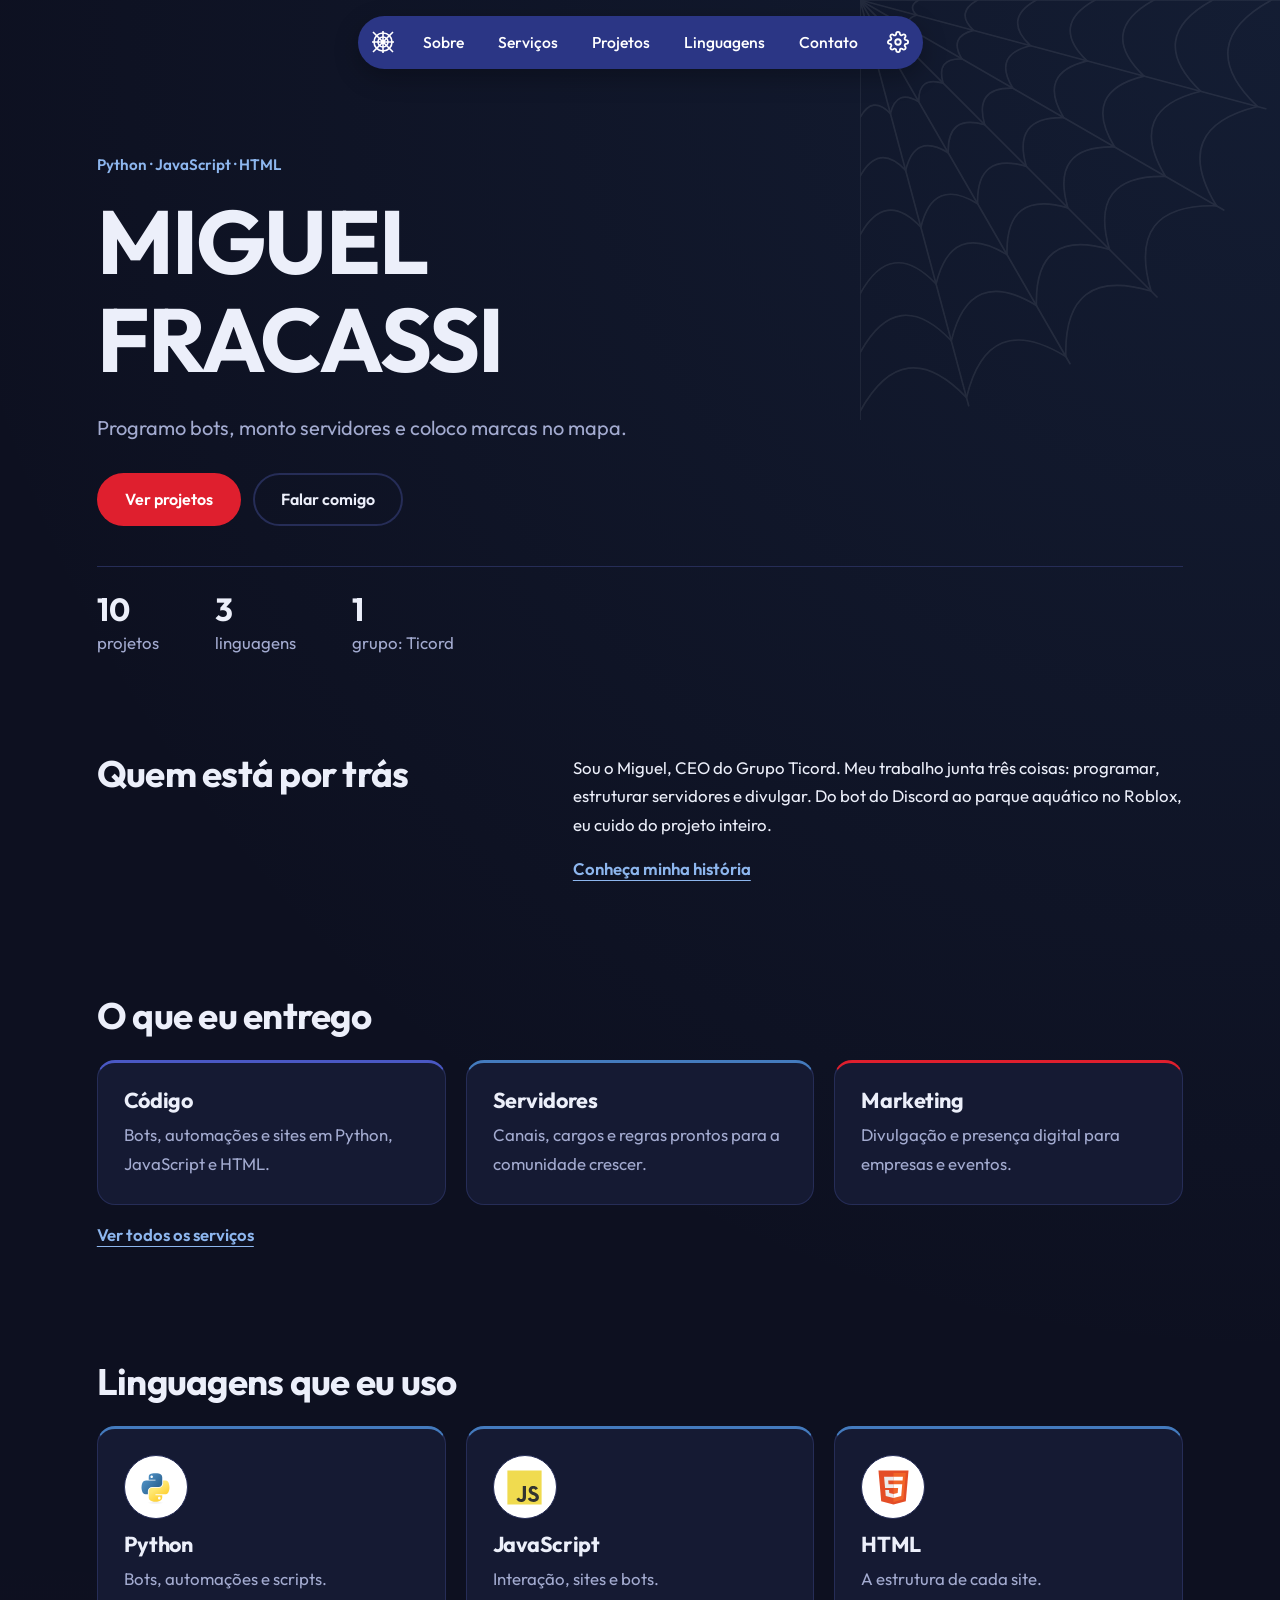
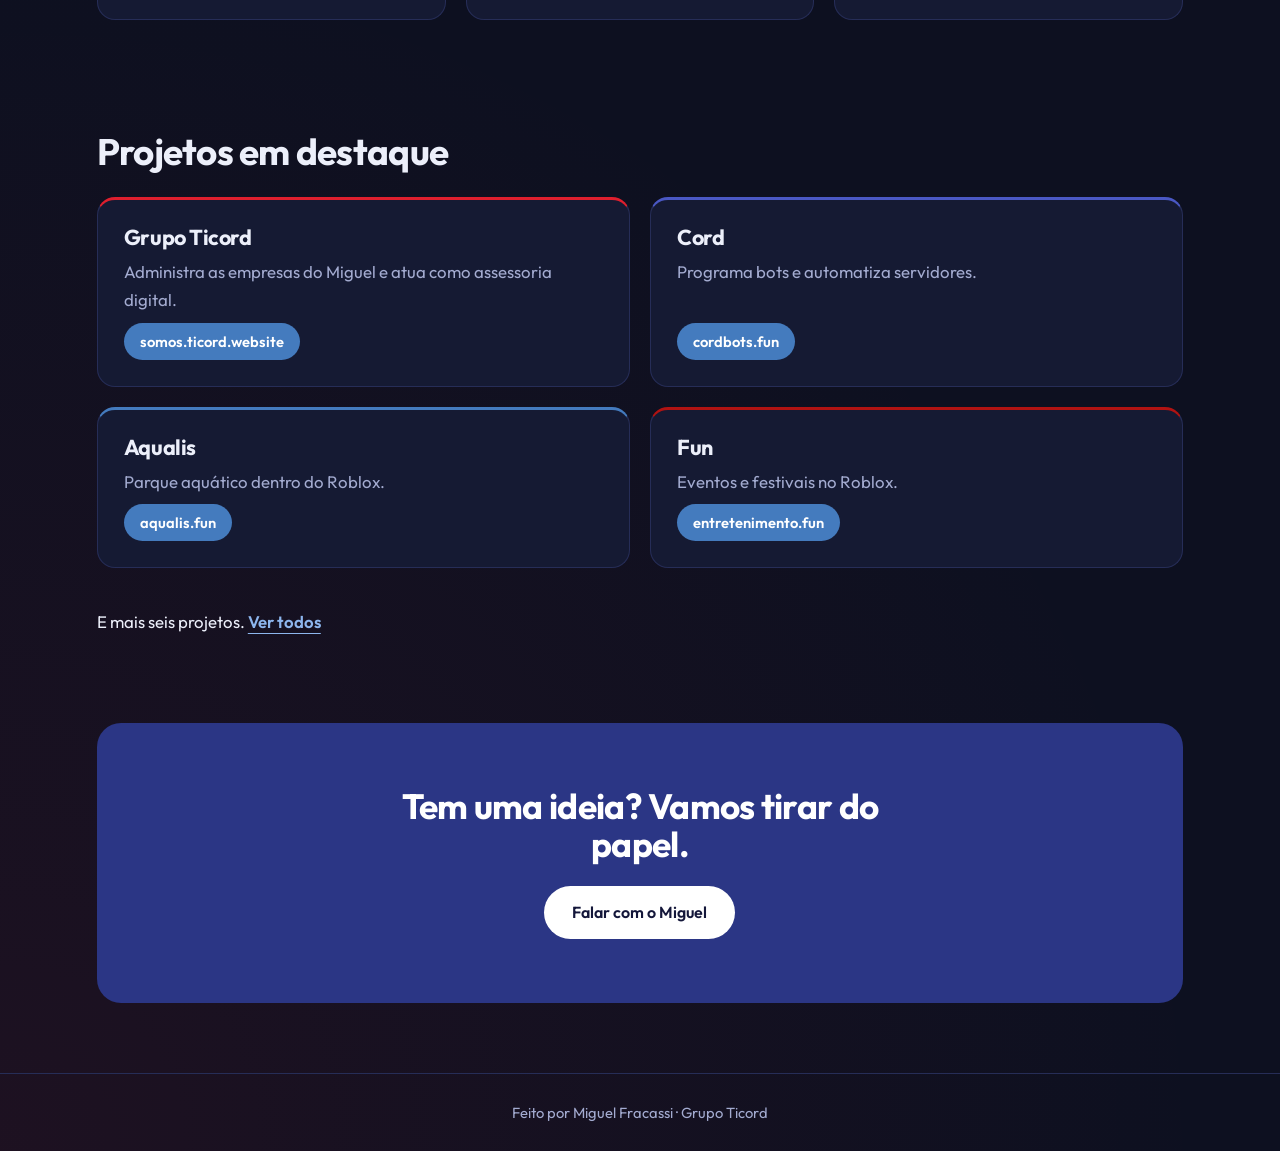
<file: portfolio/index.html>
<!doctype html><html lang="pt-BR" data-theme="dark"><head><meta charset="utf-8"><meta name="viewport" content="width=device-width,initial-scale=1"><title>Página Inicial</title><meta name="description" content="Portfólio de Miguel Fracassi: programação em Python, JavaScript e HTML, server builder e marketing."><meta name="color-scheme" content="dark light">
<link rel="icon" type="image/png" href="favicon.png">
<script>try{var t=localStorage.getItem("mf-theme");if(t)document.documentElement.dataset.theme=t}catch(e){}</script>
<link rel="preconnect" href="https://fonts.googleapis.com"><link rel="preconnect" href="https://fonts.gstatic.com" crossorigin><link href="https://fonts.googleapis.com/css2?family=Outfit:wght@400;500;600;700&display=swap" rel="stylesheet"><link rel="stylesheet" href="style.css"><script defer src="script.js"></script></head><body data-title-en="Home | Miguel Fracassi" data-title-pt="Início | Miguel Fracassi">
<header class="nav-wrap"><nav class="nav" aria-label="Principal"><a class="brand" href="index.html" aria-label="Início"><svg viewBox="0 0 24 24" width="24" height="24" fill="none" stroke="currentColor" stroke-width="1.6" aria-hidden="true"><path d="M12 12L2 2M12 12V1M12 12L22 2M12 12h11M12 12l10 10M12 12v11M12 12L2 22M12 12H1"/><circle cx="12" cy="12" r="5"/><circle cx="12" cy="12" r="9"/></svg></a><div class="links"><a href="sobre.html" data-en="About">Sobre</a><a href="servicos.html" data-en="Services">Serviços</a><a href="projetos.html" data-en="Projects">Projetos</a><a href="linguagens.html" data-en="Languages">Linguagens</a><a href="contato.html" data-en="Contact">Contato</a></div>
<div class="gear-wrap"><button class="gear" id="gearBtn" aria-label="Configurações" aria-expanded="false" aria-controls="cfg"><svg viewBox="0 0 24 24" width="22" height="22" fill="none" stroke="currentColor" stroke-width="2" stroke-linecap="round" stroke-linejoin="round" aria-hidden="true"><circle cx="12" cy="12" r="3"/><path d="M19.4 15a1.65 1.65 0 0 0 .33 1.82l.06.06a2 2 0 0 1 0 2.83 2 2 0 0 1-2.83 0l-.06-.06a1.65 1.65 0 0 0-1.82-.33 1.65 1.65 0 0 0-1 1.51V21a2 2 0 0 1-2 2 2 2 0 0 1-2-2v-.09A1.65 1.65 0 0 0 9 19.4a1.65 1.65 0 0 0-1.82.33l-.06.06a2 2 0 0 1-2.83 0 2 2 0 0 1 0-2.83l.06-.06a1.65 1.65 0 0 0 .33-1.82 1.65 1.65 0 0 0-1.51-1H3a2 2 0 0 1-2-2 2 2 0 0 1 2-2h.09A1.65 1.65 0 0 0 4.6 9a1.65 1.65 0 0 0-.33-1.82l-.06-.06a2 2 0 0 1 0-2.83 2 2 0 0 1 2.83 0l.06.06a1.65 1.65 0 0 0 1.82.33H9a1.65 1.65 0 0 0 1-1.51V3a2 2 0 0 1 2-2 2 2 0 0 1 2 2v.09a1.65 1.65 0 0 0 1 1.51 1.65 1.65 0 0 0 1.82-.33l.06-.06a2 2 0 0 1 2.83 0 2 2 0 0 1 0 2.83l-.06.06a1.65 1.65 0 0 0-.33 1.82V9a1.65 1.65 0 0 0 1.51 1H21a2 2 0 0 1 2 2 2 2 0 0 1-2 2h-.09a1.65 1.65 0 0 0-1.51 1z"/></svg></button>
<div class="cfg" id="cfg" hidden><p data-en="Language">Idioma</p><div class="seg"><button data-lang="pt">Português</button><button data-lang="en">English</button></div><p data-en="Theme">Tema</p><div class="seg"><button data-theme="dark" data-en="Dark">Escuro</button><button data-theme="light" data-en="Light">Claro</button></div></div></div></nav></header><main><section class="hero"><div class="hero-in"><p class="tag" data-en="Python · JavaScript · HTML">Python · JavaScript · HTML</p>
<h1>MIGUEL<br>FRACASSI</h1><p class="lead" data-en="I code bots, build servers and put brands on the map.">Programo bots, monto servidores e coloco marcas no mapa.</p>
<div class="cta"><a class="btn big" href="projetos.html" data-en="See projects">Ver projetos</a><a class="btn big ghost" href="contato.html" data-en="Get in touch">Falar comigo</a></div></div>

<dl class="stats"><div><dt>10</dt><dd data-en="projects">projetos</dd></div><div><dt>3</dt><dd data-en="languages">linguagens</dd></div><div><dt>1</dt><dd data-en="group: Ticord">grupo: Ticord</dd></div></dl></section>
<section class="sec split"><div><h2 data-en="Who’s behind it">Quem está por trás</h2></div><div><p data-en="I’m Miguel, CEO of Grupo Ticord. My work blends three things: coding, structuring servers and promoting them. From a Discord bot to a water park on Roblox, I handle the whole project.">Sou o Miguel, CEO do Grupo Ticord. Meu trabalho junta três coisas: programar, estruturar servidores e divulgar. Do bot do Discord ao parque aquático no Roblox, eu cuido do projeto inteiro.</p><a class="textlink" href="sobre.html" data-en="More about me">Conheça minha história</a></div></section>
<section class="sec "><h2 data-en="What I deliver">O que eu entrego</h2><div class="grid3"><article class="panel c2"><h3 data-en="Code">Código</h3><p data-en="Bots, automation and sites in Python, JavaScript and HTML.">Bots, automações e sites em Python, JavaScript e HTML.</p></article><article class="panel c3"><h3 data-en="Servers">Servidores</h3><p data-en="Channels, roles and rules ready for a community to grow.">Canais, cargos e regras prontos para a comunidade crescer.</p></article><article class="panel c1"><h3 data-en="Marketing">Marketing</h3><p data-en="Promotion and digital presence for companies and events.">Divulgação e presença digital para empresas e eventos.</p></article></div><a class="textlink" href="servicos.html" data-en="See all services">Ver todos os serviços</a></section>
<section class="sec "><h2 data-en="Languages I use">Linguagens que eu uso</h2><div class="grid3"><a class="panel lang link" href="python.html"><span class="badge "><img src="img/python.svg" alt="Logo Python"></span><h3>Python</h3><p data-en="Bots, automation and scripts.">Bots, automações e scripts.</p></a><a class="panel lang link" href="javascript.html"><span class="badge "><img src="img/javascript.svg" alt="Logo JavaScript"></span><h3>JavaScript</h3><p data-en="Interactivity, sites and bots.">Interação, sites e bots.</p></a><a class="panel lang link" href="html.html"><span class="badge "><img src="img/html5.svg" alt="Logo HTML"></span><h3>HTML</h3><p data-en="The structure of every site.">A estrutura de cada site.</p></a></div></section>
<section class="sec "><h2 data-en="Featured projects">Projetos em destaque</h2><div class="grid2"><article class="panel c1"><h3>Grupo Ticord</h3><p data-en="Runs Miguel’s companies and works as a digital advisory.">Administra as empresas do Miguel e atua como assessoria digital.</p><a class="btn sm" href="https://somos.ticord.website" target="_blank" rel="noopener">somos.ticord.website</a></article><article class="panel c2"><h3>Cord</h3><p data-en="Builds bots and automates servers.">Programa bots e automatiza servidores.</p><a class="btn sm" href="https://cordbots.fun" target="_blank" rel="noopener">cordbots.fun</a></article><article class="panel c3"><h3>Aqualis</h3><p data-en="A water park inside Roblox.">Parque aquático dentro do Roblox.</p><a class="btn sm" href="https://aqualis.fun" target="_blank" rel="noopener">aqualis.fun</a></article><article class="panel c4"><h3>Fun</h3><p data-en="Events and festivals on Roblox.">Eventos e festivais no Roblox.</p><a class="btn sm" href="https://entretenimento.fun" target="_blank" rel="noopener">entretenimento.fun</a></article></div><p class="more"><span data-en="Plus six more projects.">E mais seis projetos.</span> <a class="textlink" href="projetos.html" data-en="See all">Ver todos</a></p></section>
<section class="band"><h2 data-en="Got an idea? Let’s make it real.">Tem uma ideia? Vamos tirar do papel.</h2><a class="btn big" href="contato.html" data-en="Talk to Miguel">Falar com o Miguel</a></section></main>
<footer class="foot"><p data-en="Made by Miguel Fracassi · Grupo Ticord">Feito por Miguel Fracassi · Grupo Ticord</p></footer></body></html>
</file>
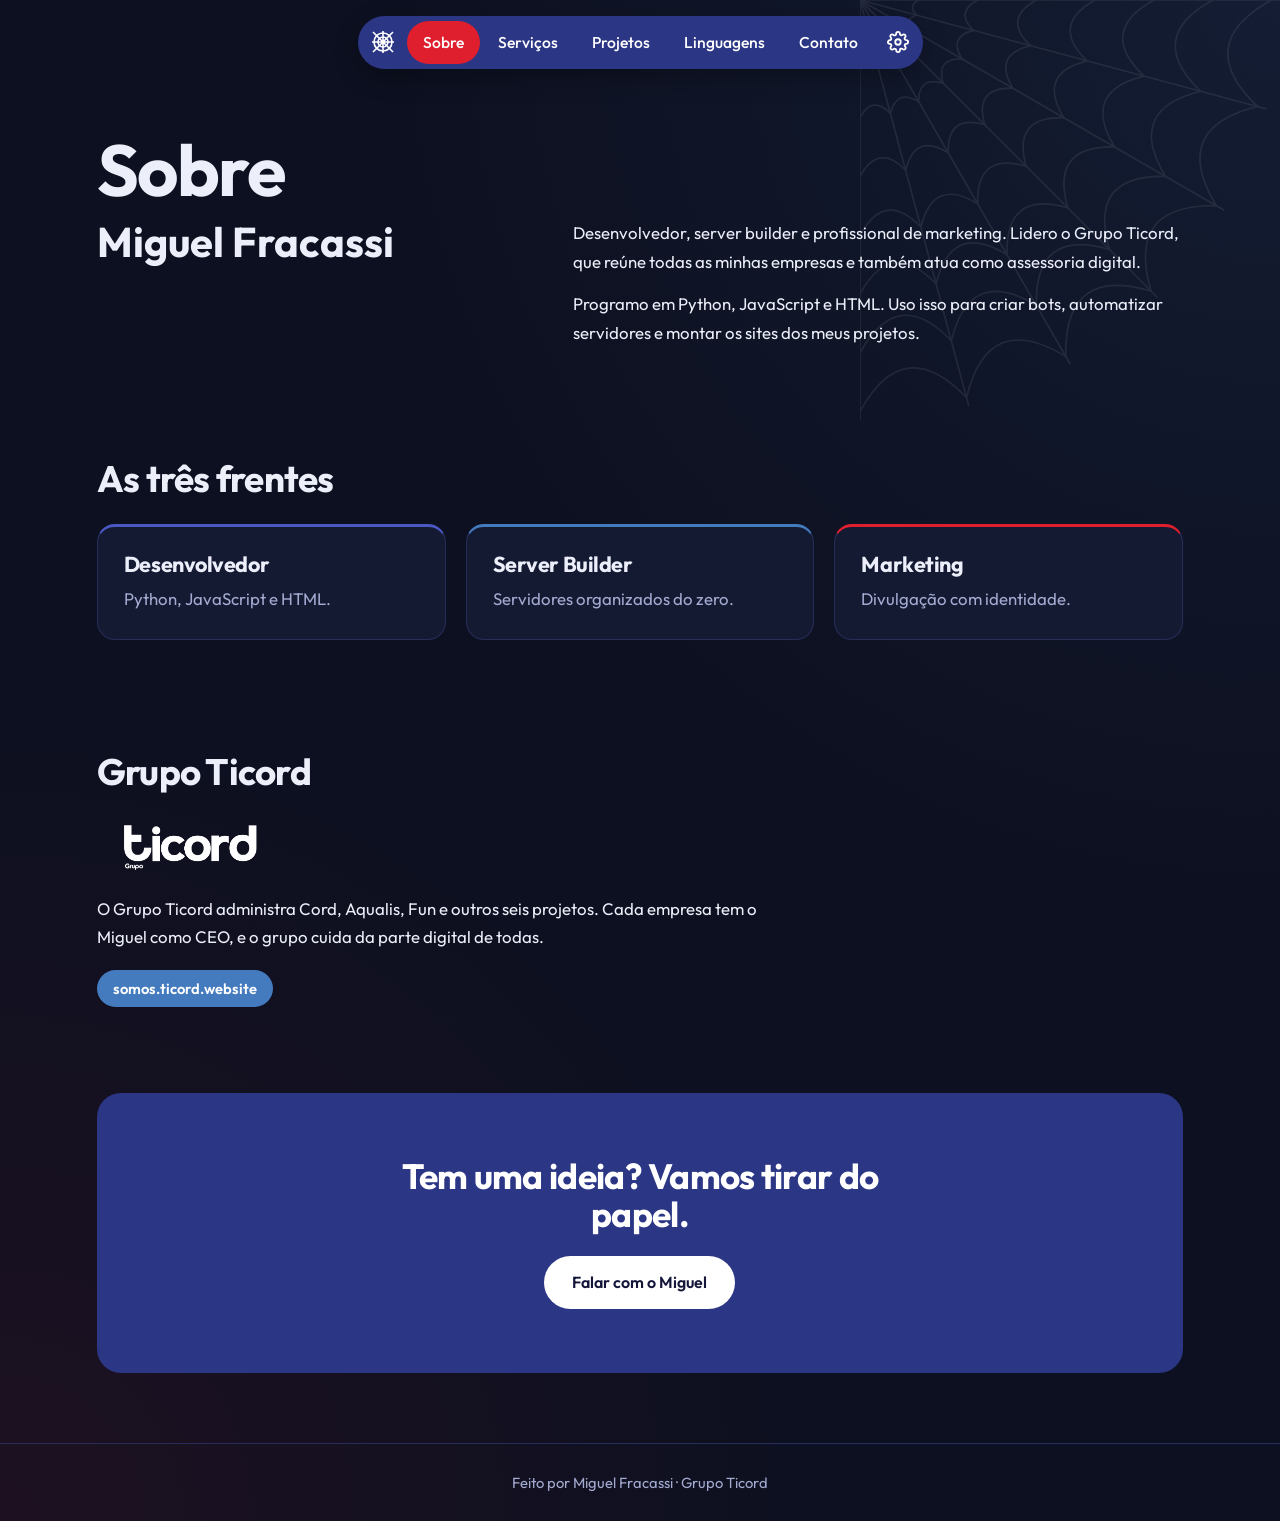
<file: portfolio/about.html>
<!doctype html><html lang="pt-BR" data-theme="dark"><head><meta charset="utf-8"><meta name="viewport" content="width=device-width,initial-scale=1"><title>Sobre</title><meta name="description" content="Portfólio de Miguel Fracassi: programação em Python, JavaScript e HTML, server builder e marketing."><meta name="color-scheme" content="dark light">
<link rel="icon" type="image/png" href="favicon.png">
<script>try{var t=localStorage.getItem("mf-theme");if(t)document.documentElement.dataset.theme=t}catch(e){}</script>
<link rel="preconnect" href="https://fonts.googleapis.com"><link rel="preconnect" href="https://fonts.gstatic.com" crossorigin><link href="https://fonts.googleapis.com/css2?family=Outfit:wght@400;500;600;700&display=swap" rel="stylesheet"><link rel="stylesheet" href="style.css"><script defer src="script.js"></script></head><body data-title-en="About | Miguel Fracassi" data-title-pt="Sobre | Miguel Fracassi">
<header class="nav-wrap"><nav class="nav" aria-label="Principal"><a class="brand" href="index.html" aria-label="Início"><svg viewBox="0 0 24 24" width="24" height="24" fill="none" stroke="currentColor" stroke-width="1.6" aria-hidden="true"><path d="M12 12L2 2M12 12V1M12 12L22 2M12 12h11M12 12l10 10M12 12v11M12 12L2 22M12 12H1"/><circle cx="12" cy="12" r="5"/><circle cx="12" cy="12" r="9"/></svg></a><div class="links"><a class="on" href="sobre.html" data-en="About">Sobre</a><a href="servicos.html" data-en="Services">Serviços</a><a href="projetos.html" data-en="Projects">Projetos</a><a href="linguagens.html" data-en="Languages">Linguagens</a><a href="contato.html" data-en="Contact">Contato</a></div>
<div class="gear-wrap"><button class="gear" id="gearBtn" aria-label="Configurações" aria-expanded="false" aria-controls="cfg"><svg viewBox="0 0 24 24" width="22" height="22" fill="none" stroke="currentColor" stroke-width="2" stroke-linecap="round" stroke-linejoin="round" aria-hidden="true"><circle cx="12" cy="12" r="3"/><path d="M19.4 15a1.65 1.65 0 0 0 .33 1.82l.06.06a2 2 0 0 1 0 2.83 2 2 0 0 1-2.83 0l-.06-.06a1.65 1.65 0 0 0-1.82-.33 1.65 1.65 0 0 0-1 1.51V21a2 2 0 0 1-2 2 2 2 0 0 1-2-2v-.09A1.65 1.65 0 0 0 9 19.4a1.65 1.65 0 0 0-1.82.33l-.06.06a2 2 0 0 1-2.83 0 2 2 0 0 1 0-2.83l.06-.06a1.65 1.65 0 0 0 .33-1.82 1.65 1.65 0 0 0-1.51-1H3a2 2 0 0 1-2-2 2 2 0 0 1 2-2h.09A1.65 1.65 0 0 0 4.6 9a1.65 1.65 0 0 0-.33-1.82l-.06-.06a2 2 0 0 1 0-2.83 2 2 0 0 1 2.83 0l.06.06a1.65 1.65 0 0 0 1.82.33H9a1.65 1.65 0 0 0 1-1.51V3a2 2 0 0 1 2-2 2 2 0 0 1 2 2v.09a1.65 1.65 0 0 0 1 1.51 1.65 1.65 0 0 0 1.82-.33l.06-.06a2 2 0 0 1 2.83 0 2 2 0 0 1 0 2.83l-.06.06a1.65 1.65 0 0 0-.33 1.82V9a1.65 1.65 0 0 0 1.51 1H21a2 2 0 0 1 2 2 2 2 0 0 1-2 2h-.09a1.65 1.65 0 0 0-1.51 1z"/></svg></button>
<div class="cfg" id="cfg" hidden><p data-en="Language">Idioma</p><div class="seg"><button data-lang="pt">Português</button><button data-lang="en">English</button></div><p data-en="Theme">Tema</p><div class="seg"><button data-theme="dark" data-en="Dark">Escuro</button><button data-theme="light" data-en="Light">Claro</button></div></div></div></nav></header><main><section class="sec top"><h1 class="h1s" data-en="About">Sobre</h1>
<div class="split"><div><p class="big" data-en="Miguel Fracassi">Miguel Fracassi</p></div><div><p data-en="Developer, server builder and marketer. I lead Grupo Ticord, which brings all my companies together and also works as a digital advisory.">Desenvolvedor, server builder e profissional de marketing. Lidero o Grupo Ticord, que reúne todas as minhas empresas e também atua como assessoria digital.</p><p data-en="I code in Python, JavaScript and HTML. I use them to create bots, automate servers and build my projects’ websites.">Programo em Python, JavaScript e HTML. Uso isso para criar bots, automatizar servidores e montar os sites dos meus projetos.</p></div></div></section>
<section class="sec "><h2 data-en="The three fronts">As três frentes</h2><div class="grid3"><a class="panel c2 link" href="linguagens.html"><h3 data-en="Developer">Desenvolvedor</h3><p data-en="Python, JavaScript and HTML.">Python, JavaScript e HTML.</p></a><a class="panel c3 link" href="servicos.html"><h3 data-en="Server Builder">Server Builder</h3><p data-en="Servers organized from scratch.">Servidores organizados do zero.</p></a><a class="panel c1 link" href="servicos.html"><h3 data-en="Marketing">Marketing</h3><p data-en="Promotion with identity.">Divulgação com identidade.</p></a></div></section>
<section class="sec "><h2 data-en="Grupo Ticord">Grupo Ticord</h2><div class="ticord"><img src="logo-ticord.png" alt="Logo do Grupo Ticord"><p data-en="Grupo Ticord manages Cord, Aqualis, Fun and six more projects. Miguel is CEO of each company, and the group handles the digital side of all of them.">O Grupo Ticord administra Cord, Aqualis, Fun e outros seis projetos. Cada empresa tem o Miguel como CEO, e o grupo cuida da parte digital de todas.</p><a class="btn sm" href="https://somos.ticord.website" target="_blank" rel="noopener">somos.ticord.website</a></div></section>
<section class="band"><h2 data-en="Got an idea? Let’s make it real.">Tem uma ideia? Vamos tirar do papel.</h2><a class="btn big" href="contato.html" data-en="Talk to Miguel">Falar com o Miguel</a></section></main>
<footer class="foot"><p data-en="Made by Miguel Fracassi · Grupo Ticord">Feito por Miguel Fracassi · Grupo Ticord</p></footer></body></html>
</file>
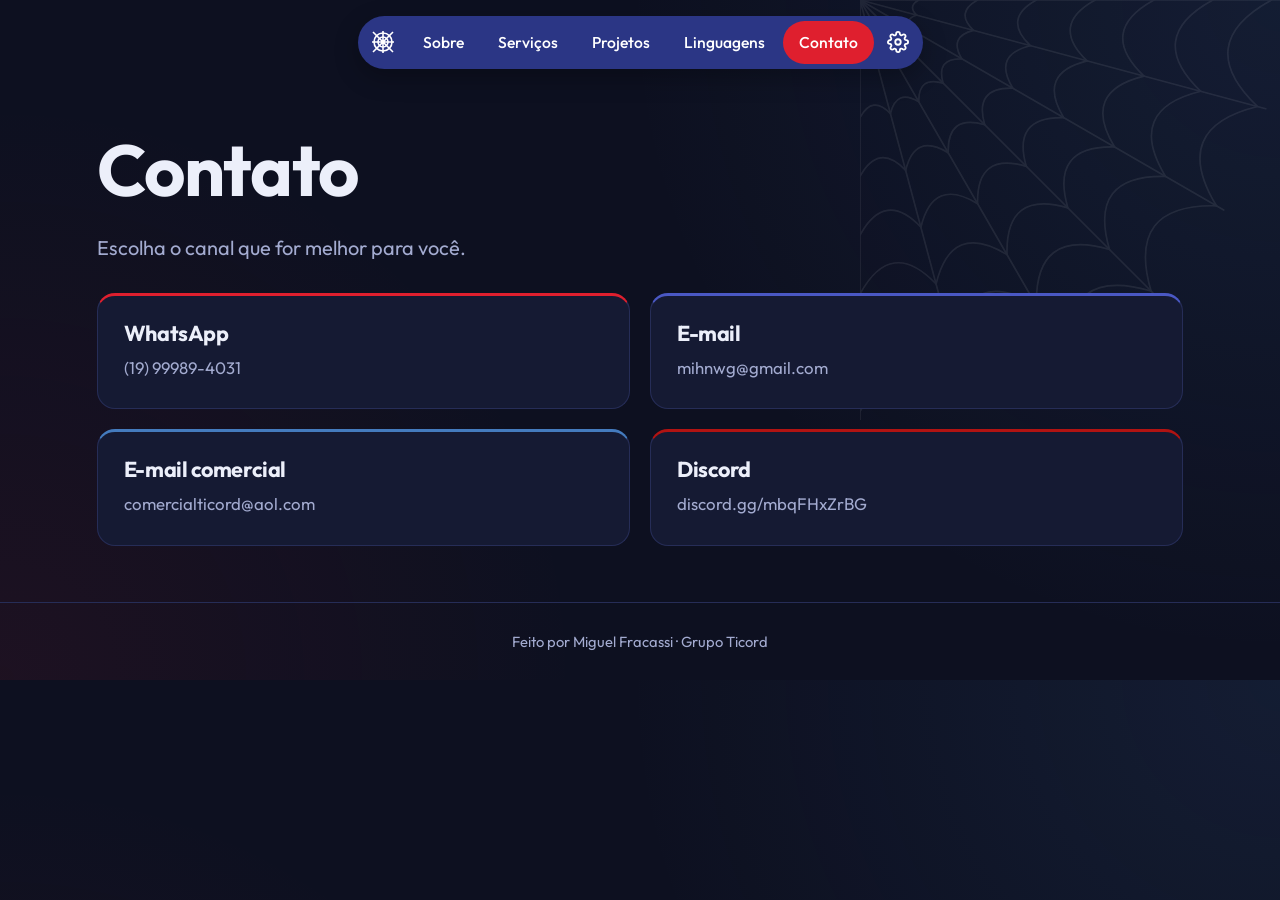
<file: portfolio/contact.html>
<!doctype html><html lang="pt-BR" data-theme="dark"><head><meta charset="utf-8"><meta name="viewport" content="width=device-width,initial-scale=1"><title>Contato</title><meta name="description" content="Portfólio de Miguel Fracassi: programação em Python, JavaScript e HTML, server builder e marketing."><meta name="color-scheme" content="dark light">
<link rel="icon" type="image/png" href="favicon.png">
<script>try{var t=localStorage.getItem("mf-theme");if(t)document.documentElement.dataset.theme=t}catch(e){}</script>
<link rel="preconnect" href="https://fonts.googleapis.com"><link rel="preconnect" href="https://fonts.gstatic.com" crossorigin><link href="https://fonts.googleapis.com/css2?family=Outfit:wght@400;500;600;700&display=swap" rel="stylesheet"><link rel="stylesheet" href="style.css"><script defer src="script.js"></script></head><body data-title-en="Contact | Miguel Fracassi" data-title-pt="Contato | Miguel Fracassi">
<header class="nav-wrap"><nav class="nav" aria-label="Principal"><a class="brand" href="index.html" aria-label="Início"><svg viewBox="0 0 24 24" width="24" height="24" fill="none" stroke="currentColor" stroke-width="1.6" aria-hidden="true"><path d="M12 12L2 2M12 12V1M12 12L22 2M12 12h11M12 12l10 10M12 12v11M12 12L2 22M12 12H1"/><circle cx="12" cy="12" r="5"/><circle cx="12" cy="12" r="9"/></svg></a><div class="links"><a href="sobre.html" data-en="About">Sobre</a><a href="servicos.html" data-en="Services">Serviços</a><a href="projetos.html" data-en="Projects">Projetos</a><a href="linguagens.html" data-en="Languages">Linguagens</a><a class="on" href="contato.html" data-en="Contact">Contato</a></div>
<div class="gear-wrap"><button class="gear" id="gearBtn" aria-label="Configurações" aria-expanded="false" aria-controls="cfg"><svg viewBox="0 0 24 24" width="22" height="22" fill="none" stroke="currentColor" stroke-width="2" stroke-linecap="round" stroke-linejoin="round" aria-hidden="true"><circle cx="12" cy="12" r="3"/><path d="M19.4 15a1.65 1.65 0 0 0 .33 1.82l.06.06a2 2 0 0 1 0 2.83 2 2 0 0 1-2.83 0l-.06-.06a1.65 1.65 0 0 0-1.82-.33 1.65 1.65 0 0 0-1 1.51V21a2 2 0 0 1-2 2 2 2 0 0 1-2-2v-.09A1.65 1.65 0 0 0 9 19.4a1.65 1.65 0 0 0-1.82.33l-.06.06a2 2 0 0 1-2.83 0 2 2 0 0 1 0-2.83l.06-.06a1.65 1.65 0 0 0 .33-1.82 1.65 1.65 0 0 0-1.51-1H3a2 2 0 0 1-2-2 2 2 0 0 1 2-2h.09A1.65 1.65 0 0 0 4.6 9a1.65 1.65 0 0 0-.33-1.82l-.06-.06a2 2 0 0 1 0-2.83 2 2 0 0 1 2.83 0l.06.06a1.65 1.65 0 0 0 1.82.33H9a1.65 1.65 0 0 0 1-1.51V3a2 2 0 0 1 2-2 2 2 0 0 1 2 2v.09a1.65 1.65 0 0 0 1 1.51 1.65 1.65 0 0 0 1.82-.33l.06-.06a2 2 0 0 1 2.83 0 2 2 0 0 1 0 2.83l-.06.06a1.65 1.65 0 0 0-.33 1.82V9a1.65 1.65 0 0 0 1.51 1H21a2 2 0 0 1 2 2 2 2 0 0 1-2 2h-.09a1.65 1.65 0 0 0-1.51 1z"/></svg></button>
<div class="cfg" id="cfg" hidden><p data-en="Language">Idioma</p><div class="seg"><button data-lang="pt">Português</button><button data-lang="en">English</button></div><p data-en="Theme">Tema</p><div class="seg"><button data-theme="dark" data-en="Dark">Escuro</button><button data-theme="light" data-en="Light">Claro</button></div></div></div></nav></header><main><section class="sec top"><h1 class="h1s" data-en="Contact">Contato</h1><p class="lead" data-en="Pick the channel that works best for you.">Escolha o canal que for melhor para você.</p><div class="grid2">
<a class="panel c1 link" href="https://wa.me/5519999894031" target="_blank" rel="noopener"><h3 data-en="WhatsApp">WhatsApp</h3><p>(19) 99989-4031</p></a>
<a class="panel c2 link" href="mailto:mihnwg@gmail.com"><h3 data-en="Email">E-mail</h3><p>mihnwg@gmail.com</p></a>
<a class="panel c3 link" href="mailto:comercialticord@aol.com"><h3 data-en="Business email">E-mail comercial</h3><p>comercialticord@aol.com</p></a>
<a class="panel c4 link" href="https://discord.gg/mbqFHxZrBG" target="_blank" rel="noopener"><h3 data-en="Discord">Discord</h3><p>discord.gg/mbqFHxZrBG</p></a>
</div></section></main>
<footer class="foot"><p data-en="Made by Miguel Fracassi · Grupo Ticord">Feito por Miguel Fracassi · Grupo Ticord</p></footer></body></html>
</file>
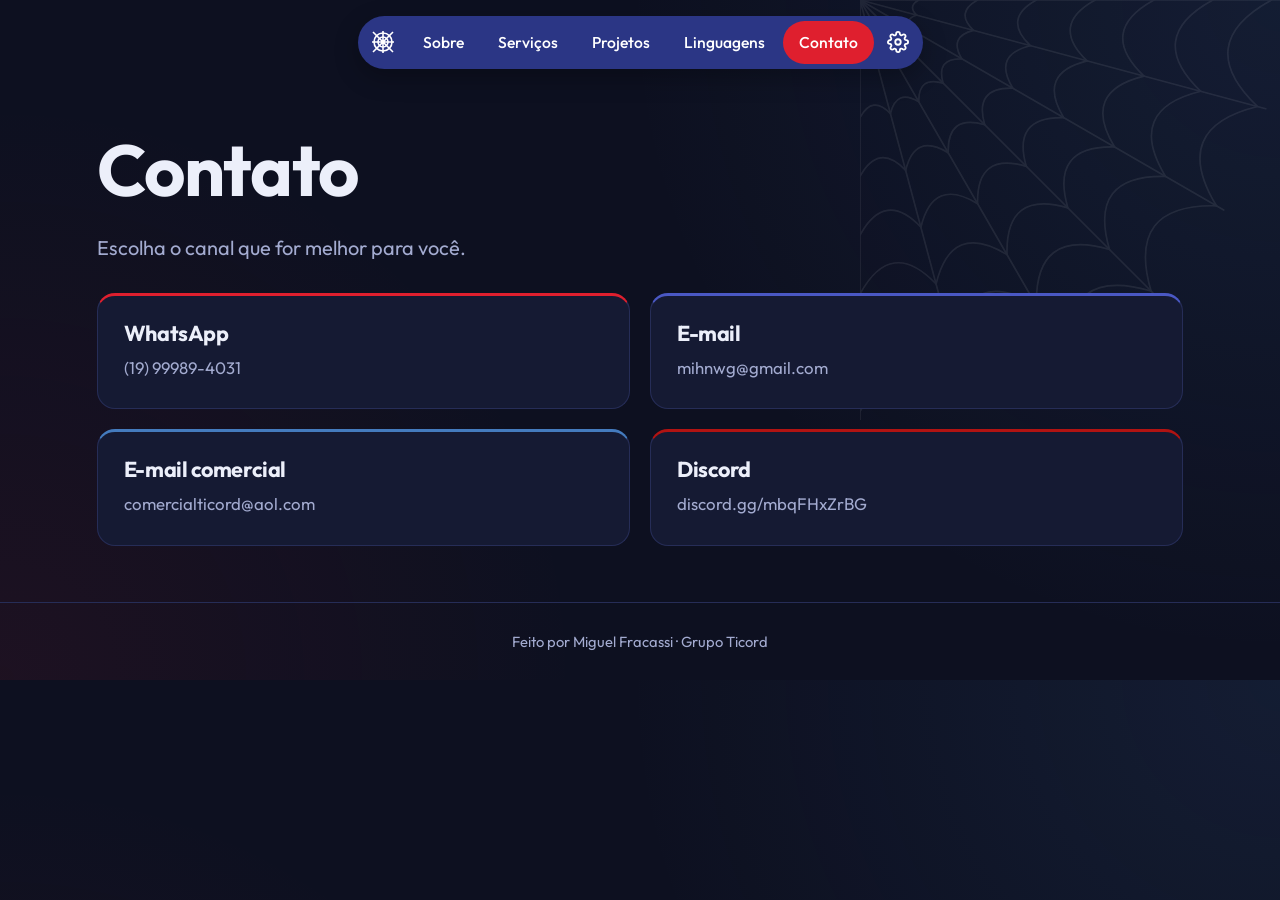
<file: portfolio/contato.html>
<!doctype html><html lang="pt-BR" data-theme="dark"><head><meta charset="utf-8"><meta name="viewport" content="width=device-width,initial-scale=1"><title>Contato</title><meta name="description" content="Portfólio de Miguel Fracassi: programação em Python, JavaScript e HTML, server builder e marketing."><meta name="color-scheme" content="dark light">
<link rel="icon" type="image/png" href="favicon.png">
<script>try{var t=localStorage.getItem("mf-theme");if(t)document.documentElement.dataset.theme=t}catch(e){}</script>
<link rel="preconnect" href="https://fonts.googleapis.com"><link rel="preconnect" href="https://fonts.gstatic.com" crossorigin><link href="https://fonts.googleapis.com/css2?family=Outfit:wght@400;500;600;700&display=swap" rel="stylesheet"><link rel="stylesheet" href="style.css"><script defer src="script.js"></script></head><body data-title-en="Contact | Miguel Fracassi" data-title-pt="Contato | Miguel Fracassi">
<header class="nav-wrap"><nav class="nav" aria-label="Principal"><a class="brand" href="index.html" aria-label="Início"><svg viewBox="0 0 24 24" width="24" height="24" fill="none" stroke="currentColor" stroke-width="1.6" aria-hidden="true"><path d="M12 12L2 2M12 12V1M12 12L22 2M12 12h11M12 12l10 10M12 12v11M12 12L2 22M12 12H1"/><circle cx="12" cy="12" r="5"/><circle cx="12" cy="12" r="9"/></svg></a><div class="links"><a href="sobre.html" data-en="About">Sobre</a><a href="servicos.html" data-en="Services">Serviços</a><a href="projetos.html" data-en="Projects">Projetos</a><a href="linguagens.html" data-en="Languages">Linguagens</a><a class="on" href="contato.html" data-en="Contact">Contato</a></div>
<div class="gear-wrap"><button class="gear" id="gearBtn" aria-label="Configurações" aria-expanded="false" aria-controls="cfg"><svg viewBox="0 0 24 24" width="22" height="22" fill="none" stroke="currentColor" stroke-width="2" stroke-linecap="round" stroke-linejoin="round" aria-hidden="true"><circle cx="12" cy="12" r="3"/><path d="M19.4 15a1.65 1.65 0 0 0 .33 1.82l.06.06a2 2 0 0 1 0 2.83 2 2 0 0 1-2.83 0l-.06-.06a1.65 1.65 0 0 0-1.82-.33 1.65 1.65 0 0 0-1 1.51V21a2 2 0 0 1-2 2 2 2 0 0 1-2-2v-.09A1.65 1.65 0 0 0 9 19.4a1.65 1.65 0 0 0-1.82.33l-.06.06a2 2 0 0 1-2.83 0 2 2 0 0 1 0-2.83l.06-.06a1.65 1.65 0 0 0 .33-1.82 1.65 1.65 0 0 0-1.51-1H3a2 2 0 0 1-2-2 2 2 0 0 1 2-2h.09A1.65 1.65 0 0 0 4.6 9a1.65 1.65 0 0 0-.33-1.82l-.06-.06a2 2 0 0 1 0-2.83 2 2 0 0 1 2.83 0l.06.06a1.65 1.65 0 0 0 1.82.33H9a1.65 1.65 0 0 0 1-1.51V3a2 2 0 0 1 2-2 2 2 0 0 1 2 2v.09a1.65 1.65 0 0 0 1 1.51 1.65 1.65 0 0 0 1.82-.33l.06-.06a2 2 0 0 1 2.83 0 2 2 0 0 1 0 2.83l-.06.06a1.65 1.65 0 0 0-.33 1.82V9a1.65 1.65 0 0 0 1.51 1H21a2 2 0 0 1 2 2 2 2 0 0 1-2 2h-.09a1.65 1.65 0 0 0-1.51 1z"/></svg></button>
<div class="cfg" id="cfg" hidden><p data-en="Language">Idioma</p><div class="seg"><button data-lang="pt">Português</button><button data-lang="en">English</button></div><p data-en="Theme">Tema</p><div class="seg"><button data-theme="dark" data-en="Dark">Escuro</button><button data-theme="light" data-en="Light">Claro</button></div></div></div></nav></header><main><section class="sec top"><h1 class="h1s" data-en="Contact">Contato</h1><p class="lead" data-en="Pick the channel that works best for you.">Escolha o canal que for melhor para você.</p><div class="grid2">
<a class="panel c1 link" href="https://wa.me/5519999894031" target="_blank" rel="noopener"><h3 data-en="WhatsApp">WhatsApp</h3><p>(19) 99989-4031</p></a>
<a class="panel c2 link" href="mailto:mihnwg@gmail.com"><h3 data-en="Email">E-mail</h3><p>mihnwg@gmail.com</p></a>
<a class="panel c3 link" href="mailto:comercialticord@aol.com"><h3 data-en="Business email">E-mail comercial</h3><p>comercialticord@aol.com</p></a>
<a class="panel c4 link" href="https://discord.gg/mbqFHxZrBG" target="_blank" rel="noopener"><h3 data-en="Discord">Discord</h3><p>discord.gg/mbqFHxZrBG</p></a>
</div></section></main>
<footer class="foot"><p data-en="Made by Miguel Fracassi · Grupo Ticord">Feito por Miguel Fracassi · Grupo Ticord</p></footer></body></html>
</file>
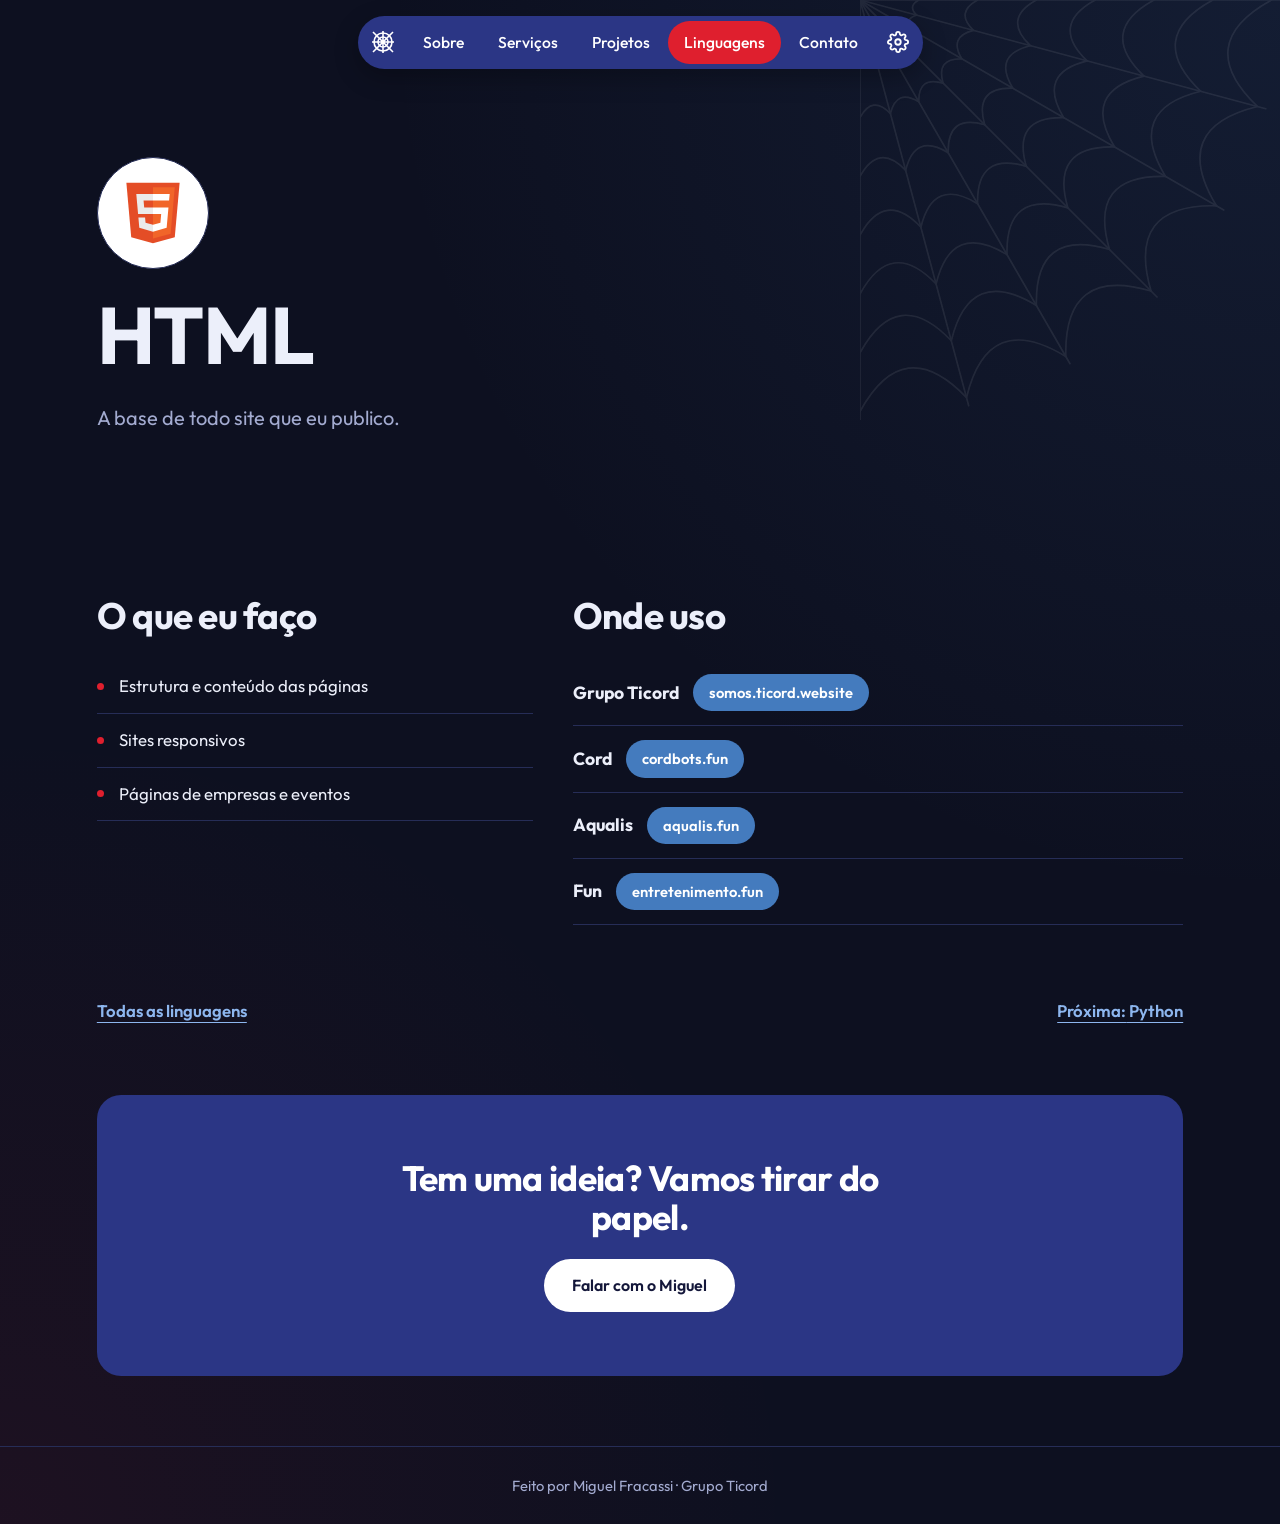
<file: portfolio/html.html>
<!doctype html><html lang="pt-BR" data-theme="dark"><head><meta charset="utf-8"><meta name="viewport" content="width=device-width,initial-scale=1"><title>HTML</title><meta name="description" content="Portfólio de Miguel Fracassi: programação em Python, JavaScript e HTML, server builder e marketing."><meta name="color-scheme" content="dark light">
<link rel="icon" type="image/png" href="favicon.png">
<script>try{var t=localStorage.getItem("mf-theme");if(t)document.documentElement.dataset.theme=t}catch(e){}</script>
<link rel="preconnect" href="https://fonts.googleapis.com"><link rel="preconnect" href="https://fonts.gstatic.com" crossorigin><link href="https://fonts.googleapis.com/css2?family=Outfit:wght@400;500;600;700&display=swap" rel="stylesheet"><link rel="stylesheet" href="style.css"><script defer src="script.js"></script></head><body data-title-en="HTML | Miguel Fracassi" data-title-pt="HTML | Miguel Fracassi">
<header class="nav-wrap"><nav class="nav" aria-label="Principal"><a class="brand" href="index.html" aria-label="Início"><svg viewBox="0 0 24 24" width="24" height="24" fill="none" stroke="currentColor" stroke-width="1.6" aria-hidden="true"><path d="M12 12L2 2M12 12V1M12 12L22 2M12 12h11M12 12l10 10M12 12v11M12 12L2 22M12 12H1"/><circle cx="12" cy="12" r="5"/><circle cx="12" cy="12" r="9"/></svg></a><div class="links"><a href="sobre.html" data-en="About">Sobre</a><a href="servicos.html" data-en="Services">Serviços</a><a href="projetos.html" data-en="Projects">Projetos</a><a class="on" href="linguagens.html" data-en="Languages">Linguagens</a><a href="contato.html" data-en="Contact">Contato</a></div>
<div class="gear-wrap"><button class="gear" id="gearBtn" aria-label="Configurações" aria-expanded="false" aria-controls="cfg"><svg viewBox="0 0 24 24" width="22" height="22" fill="none" stroke="currentColor" stroke-width="2" stroke-linecap="round" stroke-linejoin="round" aria-hidden="true"><circle cx="12" cy="12" r="3"/><path d="M19.4 15a1.65 1.65 0 0 0 .33 1.82l.06.06a2 2 0 0 1 0 2.83 2 2 0 0 1-2.83 0l-.06-.06a1.65 1.65 0 0 0-1.82-.33 1.65 1.65 0 0 0-1 1.51V21a2 2 0 0 1-2 2 2 2 0 0 1-2-2v-.09A1.65 1.65 0 0 0 9 19.4a1.65 1.65 0 0 0-1.82.33l-.06.06a2 2 0 0 1-2.83 0 2 2 0 0 1 0-2.83l.06-.06a1.65 1.65 0 0 0 .33-1.82 1.65 1.65 0 0 0-1.51-1H3a2 2 0 0 1-2-2 2 2 0 0 1 2-2h.09A1.65 1.65 0 0 0 4.6 9a1.65 1.65 0 0 0-.33-1.82l-.06-.06a2 2 0 0 1 0-2.83 2 2 0 0 1 2.83 0l.06.06a1.65 1.65 0 0 0 1.82.33H9a1.65 1.65 0 0 0 1-1.51V3a2 2 0 0 1 2-2 2 2 0 0 1 2 2v.09a1.65 1.65 0 0 0 1 1.51 1.65 1.65 0 0 0 1.82-.33l.06-.06a2 2 0 0 1 2.83 0 2 2 0 0 1 0 2.83l-.06.06a1.65 1.65 0 0 0-.33 1.82V9a1.65 1.65 0 0 0 1.51 1H21a2 2 0 0 1 2 2 2 2 0 0 1-2 2h-.09a1.65 1.65 0 0 0-1.51 1z"/></svg></button>
<div class="cfg" id="cfg" hidden><p data-en="Language">Idioma</p><div class="seg"><button data-lang="pt">Português</button><button data-lang="en">English</button></div><p data-en="Theme">Tema</p><div class="seg"><button data-theme="dark" data-en="Dark">Escuro</button><button data-theme="light" data-en="Light">Claro</button></div></div></div></nav></header><main><section class="langhero c3"><div class="hero-in"><span class="badge big"><img src="img/html5.svg" alt="Logo HTML"></span><h1>HTML</h1><p class="lead" data-en="The foundation of every site I publish.">A base de todo site que eu publico.</p></div></section>
<section class="sec split"><div><h2 data-en="What I do">O que eu faço</h2><ul class="ticks"><li data-en="Page structure and content">Estrutura e conteúdo das páginas</li><li data-en="Responsive websites">Sites responsivos</li><li data-en="Company and event pages">Páginas de empresas e eventos</li></ul></div><div><h2 data-en="Where I use it">Onde uso</h2><ul class="used"><li><b>Grupo Ticord</b> <a class="btn sm" href="https://somos.ticord.website" target="_blank" rel="noopener">somos.ticord.website</a></li><li><b>Cord</b> <a class="btn sm" href="https://cordbots.fun" target="_blank" rel="noopener">cordbots.fun</a></li><li><b>Aqualis</b> <a class="btn sm" href="https://aqualis.fun" target="_blank" rel="noopener">aqualis.fun</a></li><li><b>Fun</b> <a class="btn sm" href="https://entretenimento.fun" target="_blank" rel="noopener">entretenimento.fun</a></li></ul></div></section>
<section class="sec pager"><a class="textlink" href="linguagens.html" data-en="All languages">Todas as linguagens</a><a class="textlink" href="python.html"><span data-en="Next:">Próxima:</span> Python</a></section><section class="band"><h2 data-en="Got an idea? Let’s make it real.">Tem uma ideia? Vamos tirar do papel.</h2><a class="btn big" href="contato.html" data-en="Talk to Miguel">Falar com o Miguel</a></section></main>
<footer class="foot"><p data-en="Made by Miguel Fracassi · Grupo Ticord">Feito por Miguel Fracassi · Grupo Ticord</p></footer></body></html>
</file>
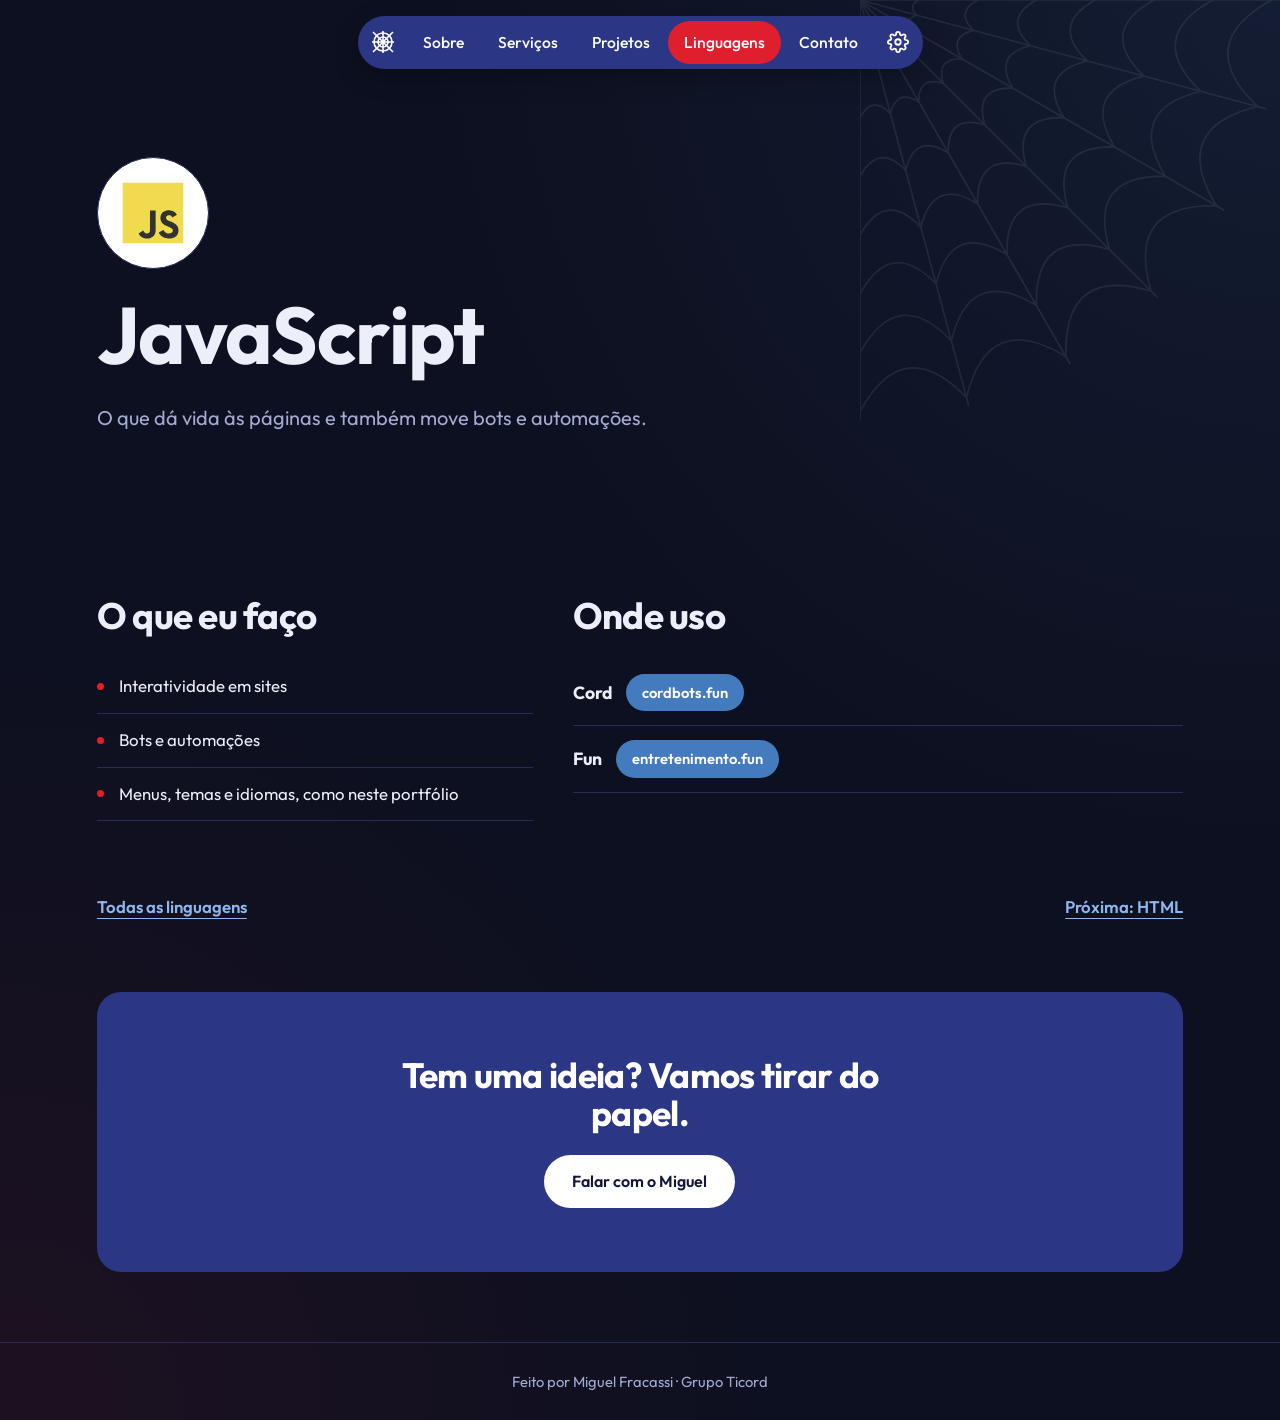
<file: portfolio/javascript.html>
<!doctype html><html lang="pt-BR" data-theme="dark"><head><meta charset="utf-8"><meta name="viewport" content="width=device-width,initial-scale=1"><title>JavaScript</title><meta name="description" content="Portfólio de Miguel Fracassi: programação em Python, JavaScript e HTML, server builder e marketing."><meta name="color-scheme" content="dark light">
<link rel="icon" type="image/png" href="favicon.png">
<script>try{var t=localStorage.getItem("mf-theme");if(t)document.documentElement.dataset.theme=t}catch(e){}</script>
<link rel="preconnect" href="https://fonts.googleapis.com"><link rel="preconnect" href="https://fonts.gstatic.com" crossorigin><link href="https://fonts.googleapis.com/css2?family=Outfit:wght@400;500;600;700&display=swap" rel="stylesheet"><link rel="stylesheet" href="style.css"><script defer src="script.js"></script></head><body data-title-en="JavaScript | Miguel Fracassi" data-title-pt="JavaScript | Miguel Fracassi">
<header class="nav-wrap"><nav class="nav" aria-label="Principal"><a class="brand" href="index.html" aria-label="Início"><svg viewBox="0 0 24 24" width="24" height="24" fill="none" stroke="currentColor" stroke-width="1.6" aria-hidden="true"><path d="M12 12L2 2M12 12V1M12 12L22 2M12 12h11M12 12l10 10M12 12v11M12 12L2 22M12 12H1"/><circle cx="12" cy="12" r="5"/><circle cx="12" cy="12" r="9"/></svg></a><div class="links"><a href="sobre.html" data-en="About">Sobre</a><a href="servicos.html" data-en="Services">Serviços</a><a href="projetos.html" data-en="Projects">Projetos</a><a class="on" href="linguagens.html" data-en="Languages">Linguagens</a><a href="contato.html" data-en="Contact">Contato</a></div>
<div class="gear-wrap"><button class="gear" id="gearBtn" aria-label="Configurações" aria-expanded="false" aria-controls="cfg"><svg viewBox="0 0 24 24" width="22" height="22" fill="none" stroke="currentColor" stroke-width="2" stroke-linecap="round" stroke-linejoin="round" aria-hidden="true"><circle cx="12" cy="12" r="3"/><path d="M19.4 15a1.65 1.65 0 0 0 .33 1.82l.06.06a2 2 0 0 1 0 2.83 2 2 0 0 1-2.83 0l-.06-.06a1.65 1.65 0 0 0-1.82-.33 1.65 1.65 0 0 0-1 1.51V21a2 2 0 0 1-2 2 2 2 0 0 1-2-2v-.09A1.65 1.65 0 0 0 9 19.4a1.65 1.65 0 0 0-1.82.33l-.06.06a2 2 0 0 1-2.83 0 2 2 0 0 1 0-2.83l.06-.06a1.65 1.65 0 0 0 .33-1.82 1.65 1.65 0 0 0-1.51-1H3a2 2 0 0 1-2-2 2 2 0 0 1 2-2h.09A1.65 1.65 0 0 0 4.6 9a1.65 1.65 0 0 0-.33-1.82l-.06-.06a2 2 0 0 1 0-2.83 2 2 0 0 1 2.83 0l.06.06a1.65 1.65 0 0 0 1.82.33H9a1.65 1.65 0 0 0 1-1.51V3a2 2 0 0 1 2-2 2 2 0 0 1 2 2v.09a1.65 1.65 0 0 0 1 1.51 1.65 1.65 0 0 0 1.82-.33l.06-.06a2 2 0 0 1 2.83 0 2 2 0 0 1 0 2.83l-.06.06a1.65 1.65 0 0 0-.33 1.82V9a1.65 1.65 0 0 0 1.51 1H21a2 2 0 0 1 2 2 2 2 0 0 1-2 2h-.09a1.65 1.65 0 0 0-1.51 1z"/></svg></button>
<div class="cfg" id="cfg" hidden><p data-en="Language">Idioma</p><div class="seg"><button data-lang="pt">Português</button><button data-lang="en">English</button></div><p data-en="Theme">Tema</p><div class="seg"><button data-theme="dark" data-en="Dark">Escuro</button><button data-theme="light" data-en="Light">Claro</button></div></div></div></nav></header><main><section class="langhero c4"><div class="hero-in"><span class="badge big"><img src="img/javascript.svg" alt="Logo JavaScript"></span><h1>JavaScript</h1><p class="lead" data-en="What brings pages to life and also powers bots and automation.">O que dá vida às páginas e também move bots e automações.</p></div></section>
<section class="sec split"><div><h2 data-en="What I do">O que eu faço</h2><ul class="ticks"><li data-en="Site interactivity">Interatividade em sites</li><li data-en="Bots and automation">Bots e automações</li><li data-en="Menus, themes and languages, like in this portfolio">Menus, temas e idiomas, como neste portfólio</li></ul></div><div><h2 data-en="Where I use it">Onde uso</h2><ul class="used"><li><b>Cord</b> <a class="btn sm" href="https://cordbots.fun" target="_blank" rel="noopener">cordbots.fun</a></li><li><b>Fun</b> <a class="btn sm" href="https://entretenimento.fun" target="_blank" rel="noopener">entretenimento.fun</a></li></ul></div></section>
<section class="sec pager"><a class="textlink" href="linguagens.html" data-en="All languages">Todas as linguagens</a><a class="textlink" href="html.html"><span data-en="Next:">Próxima:</span> HTML</a></section><section class="band"><h2 data-en="Got an idea? Let’s make it real.">Tem uma ideia? Vamos tirar do papel.</h2><a class="btn big" href="contato.html" data-en="Talk to Miguel">Falar com o Miguel</a></section></main>
<footer class="foot"><p data-en="Made by Miguel Fracassi · Grupo Ticord">Feito por Miguel Fracassi · Grupo Ticord</p></footer></body></html>
</file>
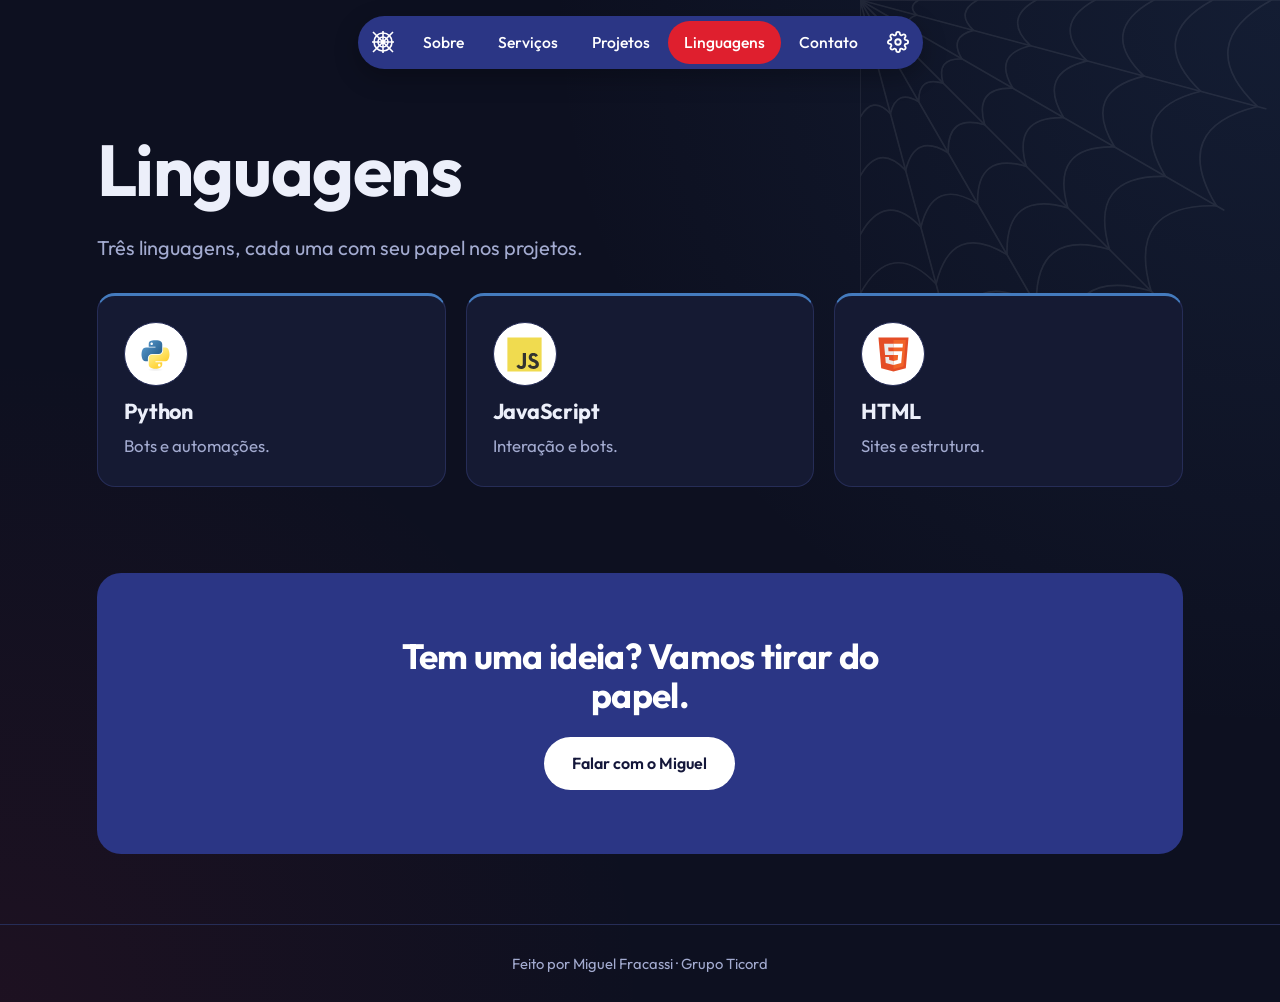
<file: portfolio/languages.html>
<!doctype html><html lang="pt-BR" data-theme="dark"><head><meta charset="utf-8"><meta name="viewport" content="width=device-width,initial-scale=1"><title>Linguagens</title><meta name="description" content="Portfólio de Miguel Fracassi: programação em Python, JavaScript e HTML, server builder e marketing."><meta name="color-scheme" content="dark light">
<link rel="icon" type="image/png" href="favicon.png">
<script>try{var t=localStorage.getItem("mf-theme");if(t)document.documentElement.dataset.theme=t}catch(e){}</script>
<link rel="preconnect" href="https://fonts.googleapis.com"><link rel="preconnect" href="https://fonts.gstatic.com" crossorigin><link href="https://fonts.googleapis.com/css2?family=Outfit:wght@400;500;600;700&display=swap" rel="stylesheet"><link rel="stylesheet" href="style.css"><script defer src="script.js"></script></head><body data-title-en="Languages | Miguel Fracassi" data-title-pt="Linguagens | Miguel Fracassi">
<header class="nav-wrap"><nav class="nav" aria-label="Principal"><a class="brand" href="index.html" aria-label="Início"><svg viewBox="0 0 24 24" width="24" height="24" fill="none" stroke="currentColor" stroke-width="1.6" aria-hidden="true"><path d="M12 12L2 2M12 12V1M12 12L22 2M12 12h11M12 12l10 10M12 12v11M12 12L2 22M12 12H1"/><circle cx="12" cy="12" r="5"/><circle cx="12" cy="12" r="9"/></svg></a><div class="links"><a href="sobre.html" data-en="About">Sobre</a><a href="servicos.html" data-en="Services">Serviços</a><a href="projetos.html" data-en="Projects">Projetos</a><a class="on" href="linguagens.html" data-en="Languages">Linguagens</a><a href="contato.html" data-en="Contact">Contato</a></div>
<div class="gear-wrap"><button class="gear" id="gearBtn" aria-label="Configurações" aria-expanded="false" aria-controls="cfg"><svg viewBox="0 0 24 24" width="22" height="22" fill="none" stroke="currentColor" stroke-width="2" stroke-linecap="round" stroke-linejoin="round" aria-hidden="true"><circle cx="12" cy="12" r="3"/><path d="M19.4 15a1.65 1.65 0 0 0 .33 1.82l.06.06a2 2 0 0 1 0 2.83 2 2 0 0 1-2.83 0l-.06-.06a1.65 1.65 0 0 0-1.82-.33 1.65 1.65 0 0 0-1 1.51V21a2 2 0 0 1-2 2 2 2 0 0 1-2-2v-.09A1.65 1.65 0 0 0 9 19.4a1.65 1.65 0 0 0-1.82.33l-.06.06a2 2 0 0 1-2.83 0 2 2 0 0 1 0-2.83l.06-.06a1.65 1.65 0 0 0 .33-1.82 1.65 1.65 0 0 0-1.51-1H3a2 2 0 0 1-2-2 2 2 0 0 1 2-2h.09A1.65 1.65 0 0 0 4.6 9a1.65 1.65 0 0 0-.33-1.82l-.06-.06a2 2 0 0 1 0-2.83 2 2 0 0 1 2.83 0l.06.06a1.65 1.65 0 0 0 1.82.33H9a1.65 1.65 0 0 0 1-1.51V3a2 2 0 0 1 2-2 2 2 0 0 1 2 2v.09a1.65 1.65 0 0 0 1 1.51 1.65 1.65 0 0 0 1.82-.33l.06-.06a2 2 0 0 1 2.83 0 2 2 0 0 1 0 2.83l-.06.06a1.65 1.65 0 0 0-.33 1.82V9a1.65 1.65 0 0 0 1.51 1H21a2 2 0 0 1 2 2 2 2 0 0 1-2 2h-.09a1.65 1.65 0 0 0-1.51 1z"/></svg></button>
<div class="cfg" id="cfg" hidden><p data-en="Language">Idioma</p><div class="seg"><button data-lang="pt">Português</button><button data-lang="en">English</button></div><p data-en="Theme">Tema</p><div class="seg"><button data-theme="dark" data-en="Dark">Escuro</button><button data-theme="light" data-en="Light">Claro</button></div></div></div></nav></header><main><section class="sec top"><h1 class="h1s" data-en="Languages">Linguagens</h1><p class="lead" data-en="Three languages, each with its role in the projects.">Três linguagens, cada uma com seu papel nos projetos.</p><div class="grid3"><a class="panel lang link" href="python.html"><span class="badge "><img src="img/python.svg" alt="Logo Python"></span><h3>Python</h3><p data-en="Bots and automation.">Bots e automações.</p></a><a class="panel lang link" href="javascript.html"><span class="badge "><img src="img/javascript.svg" alt="Logo JavaScript"></span><h3>JavaScript</h3><p data-en="Interactivity and bots.">Interação e bots.</p></a><a class="panel lang link" href="html.html"><span class="badge "><img src="img/html5.svg" alt="Logo HTML"></span><h3>HTML</h3><p data-en="Sites and structure.">Sites e estrutura.</p></a></div></section><section class="band"><h2 data-en="Got an idea? Let’s make it real.">Tem uma ideia? Vamos tirar do papel.</h2><a class="btn big" href="contato.html" data-en="Talk to Miguel">Falar com o Miguel</a></section></main>
<footer class="foot"><p data-en="Made by Miguel Fracassi · Grupo Ticord">Feito por Miguel Fracassi · Grupo Ticord</p></footer></body></html>
</file>
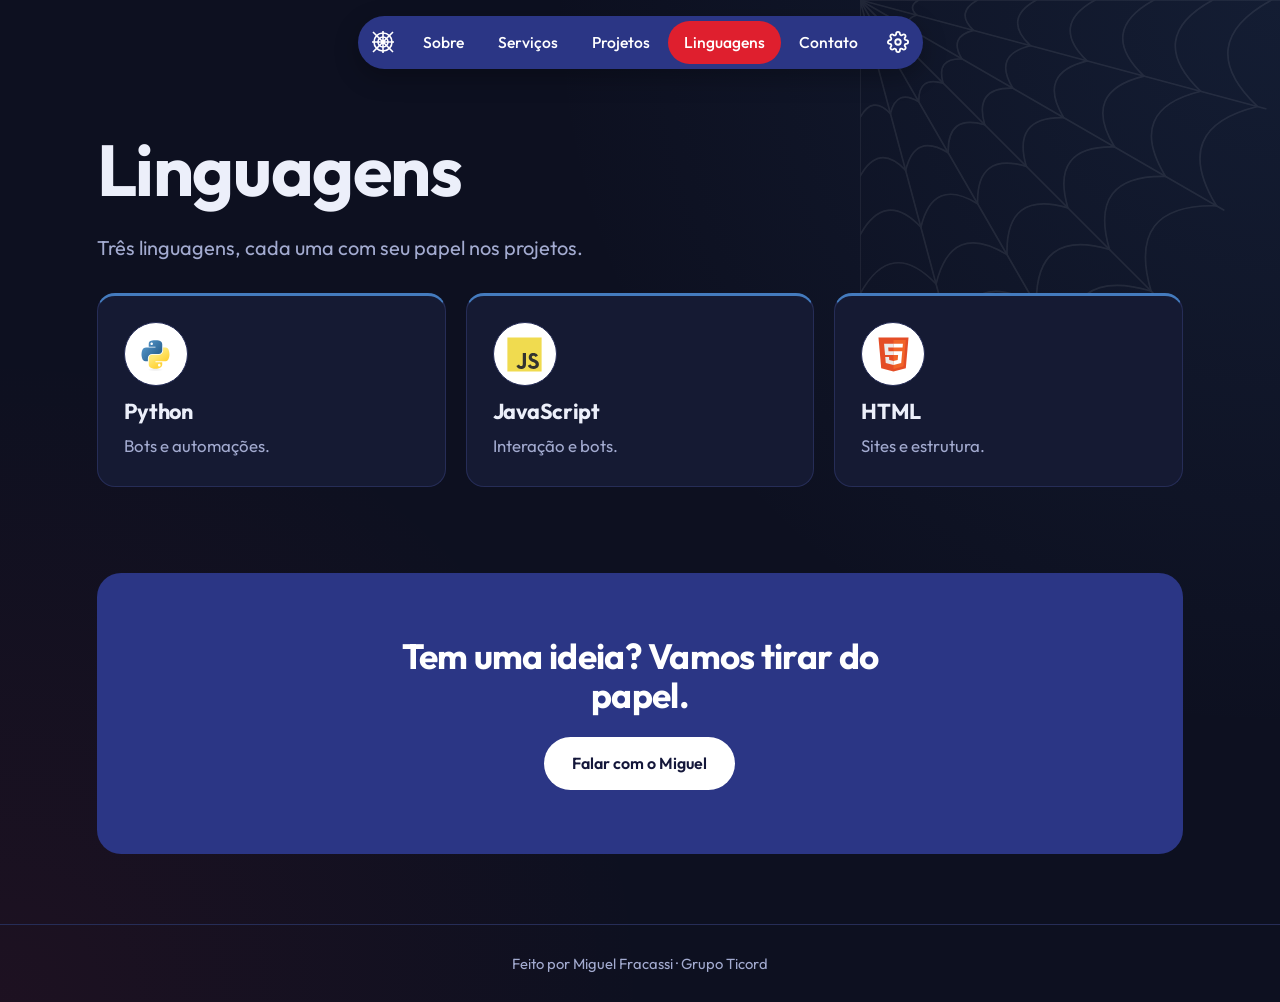
<file: portfolio/linguagens.html>
<!doctype html><html lang="pt-BR" data-theme="dark"><head><meta charset="utf-8"><meta name="viewport" content="width=device-width,initial-scale=1"><title>Linguagens</title><meta name="description" content="Portfólio de Miguel Fracassi: programação em Python, JavaScript e HTML, server builder e marketing."><meta name="color-scheme" content="dark light">
<link rel="icon" type="image/png" href="favicon.png">
<script>try{var t=localStorage.getItem("mf-theme");if(t)document.documentElement.dataset.theme=t}catch(e){}</script>
<link rel="preconnect" href="https://fonts.googleapis.com"><link rel="preconnect" href="https://fonts.gstatic.com" crossorigin><link href="https://fonts.googleapis.com/css2?family=Outfit:wght@400;500;600;700&display=swap" rel="stylesheet"><link rel="stylesheet" href="style.css"><script defer src="script.js"></script></head><body data-title-en="Languages | Miguel Fracassi" data-title-pt="Linguagens | Miguel Fracassi">
<header class="nav-wrap"><nav class="nav" aria-label="Principal"><a class="brand" href="index.html" aria-label="Início"><svg viewBox="0 0 24 24" width="24" height="24" fill="none" stroke="currentColor" stroke-width="1.6" aria-hidden="true"><path d="M12 12L2 2M12 12V1M12 12L22 2M12 12h11M12 12l10 10M12 12v11M12 12L2 22M12 12H1"/><circle cx="12" cy="12" r="5"/><circle cx="12" cy="12" r="9"/></svg></a><div class="links"><a href="sobre.html" data-en="About">Sobre</a><a href="servicos.html" data-en="Services">Serviços</a><a href="projetos.html" data-en="Projects">Projetos</a><a class="on" href="linguagens.html" data-en="Languages">Linguagens</a><a href="contato.html" data-en="Contact">Contato</a></div>
<div class="gear-wrap"><button class="gear" id="gearBtn" aria-label="Configurações" aria-expanded="false" aria-controls="cfg"><svg viewBox="0 0 24 24" width="22" height="22" fill="none" stroke="currentColor" stroke-width="2" stroke-linecap="round" stroke-linejoin="round" aria-hidden="true"><circle cx="12" cy="12" r="3"/><path d="M19.4 15a1.65 1.65 0 0 0 .33 1.82l.06.06a2 2 0 0 1 0 2.83 2 2 0 0 1-2.83 0l-.06-.06a1.65 1.65 0 0 0-1.82-.33 1.65 1.65 0 0 0-1 1.51V21a2 2 0 0 1-2 2 2 2 0 0 1-2-2v-.09A1.65 1.65 0 0 0 9 19.4a1.65 1.65 0 0 0-1.82.33l-.06.06a2 2 0 0 1-2.83 0 2 2 0 0 1 0-2.83l.06-.06a1.65 1.65 0 0 0 .33-1.82 1.65 1.65 0 0 0-1.51-1H3a2 2 0 0 1-2-2 2 2 0 0 1 2-2h.09A1.65 1.65 0 0 0 4.6 9a1.65 1.65 0 0 0-.33-1.82l-.06-.06a2 2 0 0 1 0-2.83 2 2 0 0 1 2.83 0l.06.06a1.65 1.65 0 0 0 1.82.33H9a1.65 1.65 0 0 0 1-1.51V3a2 2 0 0 1 2-2 2 2 0 0 1 2 2v.09a1.65 1.65 0 0 0 1 1.51 1.65 1.65 0 0 0 1.82-.33l.06-.06a2 2 0 0 1 2.83 0 2 2 0 0 1 0 2.83l-.06.06a1.65 1.65 0 0 0-.33 1.82V9a1.65 1.65 0 0 0 1.51 1H21a2 2 0 0 1 2 2 2 2 0 0 1-2 2h-.09a1.65 1.65 0 0 0-1.51 1z"/></svg></button>
<div class="cfg" id="cfg" hidden><p data-en="Language">Idioma</p><div class="seg"><button data-lang="pt">Português</button><button data-lang="en">English</button></div><p data-en="Theme">Tema</p><div class="seg"><button data-theme="dark" data-en="Dark">Escuro</button><button data-theme="light" data-en="Light">Claro</button></div></div></div></nav></header><main><section class="sec top"><h1 class="h1s" data-en="Languages">Linguagens</h1><p class="lead" data-en="Three languages, each with its role in the projects.">Três linguagens, cada uma com seu papel nos projetos.</p><div class="grid3"><a class="panel lang link" href="python.html"><span class="badge "><img src="img/python.svg" alt="Logo Python"></span><h3>Python</h3><p data-en="Bots and automation.">Bots e automações.</p></a><a class="panel lang link" href="javascript.html"><span class="badge "><img src="img/javascript.svg" alt="Logo JavaScript"></span><h3>JavaScript</h3><p data-en="Interactivity and bots.">Interação e bots.</p></a><a class="panel lang link" href="html.html"><span class="badge "><img src="img/html5.svg" alt="Logo HTML"></span><h3>HTML</h3><p data-en="Sites and structure.">Sites e estrutura.</p></a></div></section><section class="band"><h2 data-en="Got an idea? Let’s make it real.">Tem uma ideia? Vamos tirar do papel.</h2><a class="btn big" href="contato.html" data-en="Talk to Miguel">Falar com o Miguel</a></section></main>
<footer class="foot"><p data-en="Made by Miguel Fracassi · Grupo Ticord">Feito por Miguel Fracassi · Grupo Ticord</p></footer></body></html>
</file>
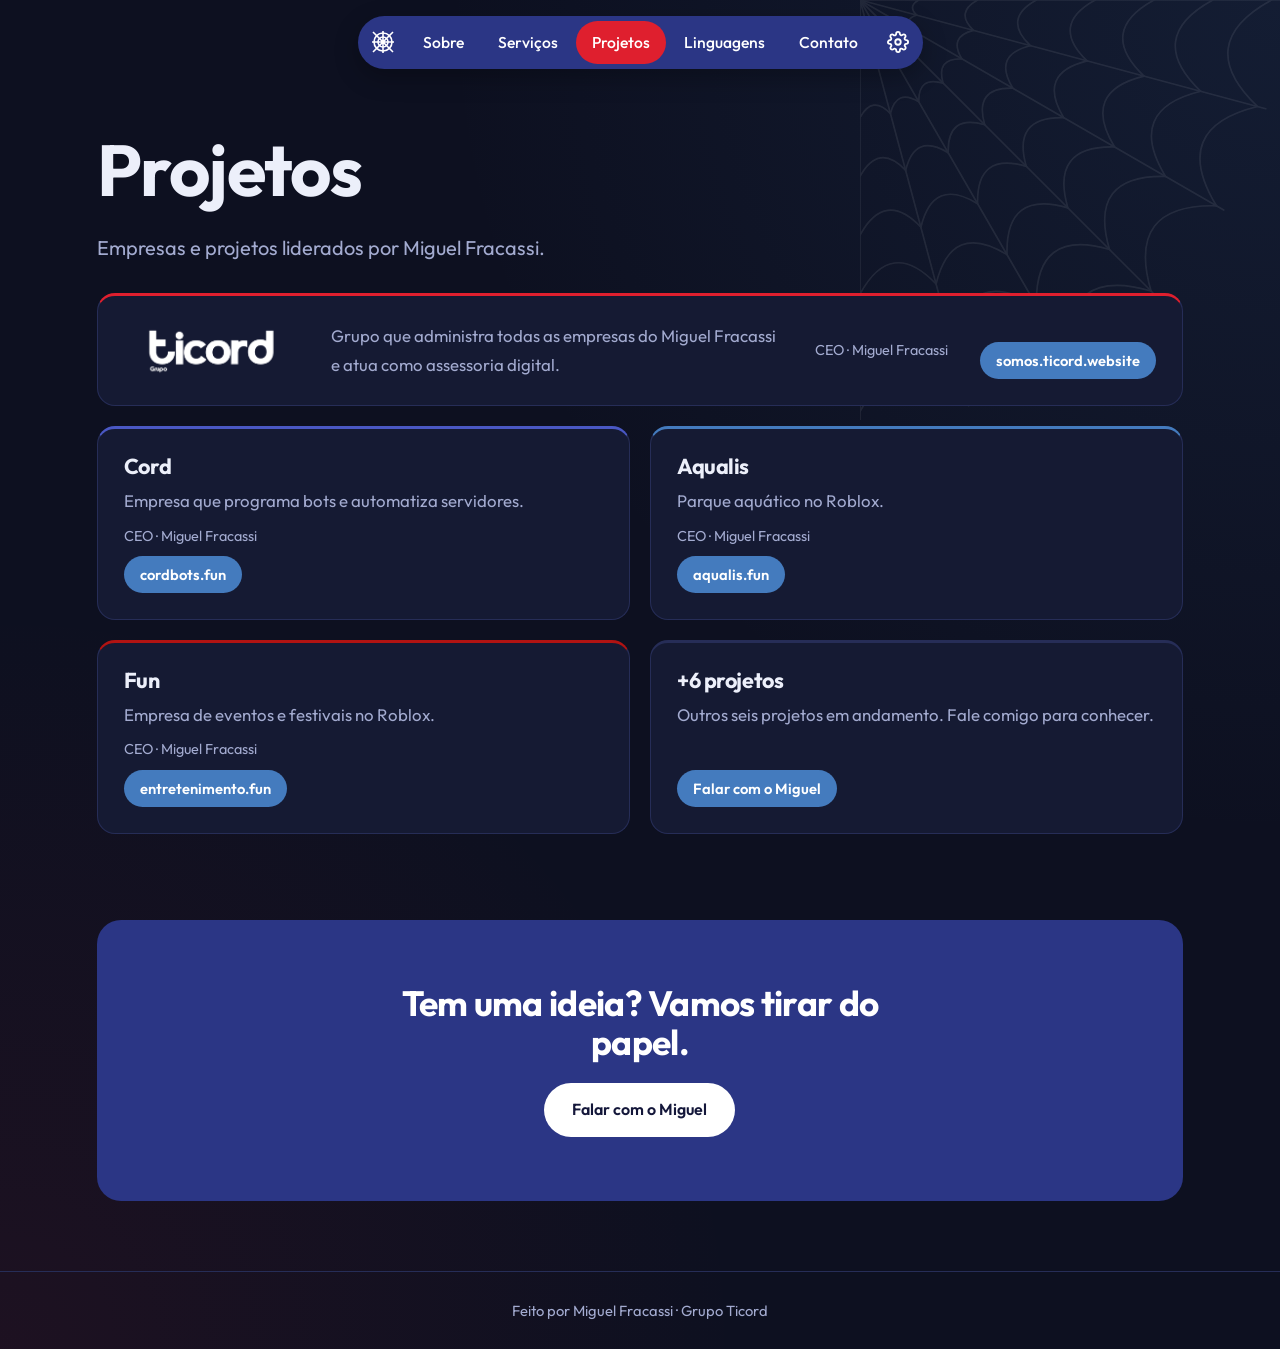
<file: portfolio/projetos.html>
<!doctype html><html lang="pt-BR" data-theme="dark"><head><meta charset="utf-8"><meta name="viewport" content="width=device-width,initial-scale=1"><title>Projetos</title><meta name="description" content="Portfólio de Miguel Fracassi: programação em Python, JavaScript e HTML, server builder e marketing."><meta name="color-scheme" content="dark light">
<link rel="icon" type="image/png" href="favicon.png">
<script>try{var t=localStorage.getItem("mf-theme");if(t)document.documentElement.dataset.theme=t}catch(e){}</script>
<link rel="preconnect" href="https://fonts.googleapis.com"><link rel="preconnect" href="https://fonts.gstatic.com" crossorigin><link href="https://fonts.googleapis.com/css2?family=Outfit:wght@400;500;600;700&display=swap" rel="stylesheet"><link rel="stylesheet" href="style.css"><script defer src="script.js"></script></head><body data-title-en="Projects | Miguel Fracassi" data-title-pt="Projetos | Miguel Fracassi">
<header class="nav-wrap"><nav class="nav" aria-label="Principal"><a class="brand" href="index.html" aria-label="Início"><svg viewBox="0 0 24 24" width="24" height="24" fill="none" stroke="currentColor" stroke-width="1.6" aria-hidden="true"><path d="M12 12L2 2M12 12V1M12 12L22 2M12 12h11M12 12l10 10M12 12v11M12 12L2 22M12 12H1"/><circle cx="12" cy="12" r="5"/><circle cx="12" cy="12" r="9"/></svg></a><div class="links"><a href="sobre.html" data-en="About">Sobre</a><a href="servicos.html" data-en="Services">Serviços</a><a class="on" href="projetos.html" data-en="Projects">Projetos</a><a href="linguagens.html" data-en="Languages">Linguagens</a><a href="contato.html" data-en="Contact">Contato</a></div>
<div class="gear-wrap"><button class="gear" id="gearBtn" aria-label="Configurações" aria-expanded="false" aria-controls="cfg"><svg viewBox="0 0 24 24" width="22" height="22" fill="none" stroke="currentColor" stroke-width="2" stroke-linecap="round" stroke-linejoin="round" aria-hidden="true"><circle cx="12" cy="12" r="3"/><path d="M19.4 15a1.65 1.65 0 0 0 .33 1.82l.06.06a2 2 0 0 1 0 2.83 2 2 0 0 1-2.83 0l-.06-.06a1.65 1.65 0 0 0-1.82-.33 1.65 1.65 0 0 0-1 1.51V21a2 2 0 0 1-2 2 2 2 0 0 1-2-2v-.09A1.65 1.65 0 0 0 9 19.4a1.65 1.65 0 0 0-1.82.33l-.06.06a2 2 0 0 1-2.83 0 2 2 0 0 1 0-2.83l.06-.06a1.65 1.65 0 0 0 .33-1.82 1.65 1.65 0 0 0-1.51-1H3a2 2 0 0 1-2-2 2 2 0 0 1 2-2h.09A1.65 1.65 0 0 0 4.6 9a1.65 1.65 0 0 0-.33-1.82l-.06-.06a2 2 0 0 1 0-2.83 2 2 0 0 1 2.83 0l.06.06a1.65 1.65 0 0 0 1.82.33H9a1.65 1.65 0 0 0 1-1.51V3a2 2 0 0 1 2-2 2 2 0 0 1 2 2v.09a1.65 1.65 0 0 0 1 1.51 1.65 1.65 0 0 0 1.82-.33l.06-.06a2 2 0 0 1 2.83 0 2 2 0 0 1 0 2.83l-.06.06a1.65 1.65 0 0 0-.33 1.82V9a1.65 1.65 0 0 0 1.51 1H21a2 2 0 0 1 2 2 2 2 0 0 1-2 2h-.09a1.65 1.65 0 0 0-1.51 1z"/></svg></button>
<div class="cfg" id="cfg" hidden><p data-en="Language">Idioma</p><div class="seg"><button data-lang="pt">Português</button><button data-lang="en">English</button></div><p data-en="Theme">Tema</p><div class="seg"><button data-theme="dark" data-en="Dark">Escuro</button><button data-theme="light" data-en="Light">Claro</button></div></div></div></nav></header><main><section class="sec top"><h1 class="h1s" data-en="Projects">Projetos</h1><p class="lead" data-en="Companies and projects led by Miguel Fracassi.">Empresas e projetos liderados por Miguel Fracassi.</p><div class="grid2"><article class="panel c1 wide"><img class="plogo" src="logo-ticord.png" alt="Logo do Grupo Ticord"><p data-en="Group that runs all of Miguel Fracassi’s companies and works as a digital advisory.">Grupo que administra todas as empresas do Miguel Fracassi e atua como assessoria digital.</p><p class="ceo" data-en="CEO · Miguel Fracassi">CEO · Miguel Fracassi</p><a class="btn sm" href="https://somos.ticord.website" target="_blank" rel="noopener">somos.ticord.website</a></article><article class="panel c2"><h3>Cord</h3><p data-en="Company that builds bots and automates servers.">Empresa que programa bots e automatiza servidores.</p><p class="ceo" data-en="CEO · Miguel Fracassi">CEO · Miguel Fracassi</p><a class="btn sm" href="https://cordbots.fun" target="_blank" rel="noopener">cordbots.fun</a></article><article class="panel c3"><h3>Aqualis</h3><p data-en="Water park on Roblox.">Parque aquático no Roblox.</p><p class="ceo" data-en="CEO · Miguel Fracassi">CEO · Miguel Fracassi</p><a class="btn sm" href="https://aqualis.fun" target="_blank" rel="noopener">aqualis.fun</a></article><article class="panel c4"><h3>Fun</h3><p data-en="Events and festivals company on Roblox.">Empresa de eventos e festivais no Roblox.</p><p class="ceo" data-en="CEO · Miguel Fracassi">CEO · Miguel Fracassi</p><a class="btn sm" href="https://entretenimento.fun" target="_blank" rel="noopener">entretenimento.fun</a></article><article class="panel c5"><h3 data-en="+6 projects">+6 projetos</h3><p data-en="Six more projects in progress. Get in touch to learn more.">Outros seis projetos em andamento. Fale comigo para conhecer.</p><a class="btn sm" href="contato.html" data-en="Talk to Miguel">Falar com o Miguel</a></article></div></section><section class="band"><h2 data-en="Got an idea? Let’s make it real.">Tem uma ideia? Vamos tirar do papel.</h2><a class="btn big" href="contato.html" data-en="Talk to Miguel">Falar com o Miguel</a></section></main>
<footer class="foot"><p data-en="Made by Miguel Fracassi · Grupo Ticord">Feito por Miguel Fracassi · Grupo Ticord</p></footer></body></html>
</file>
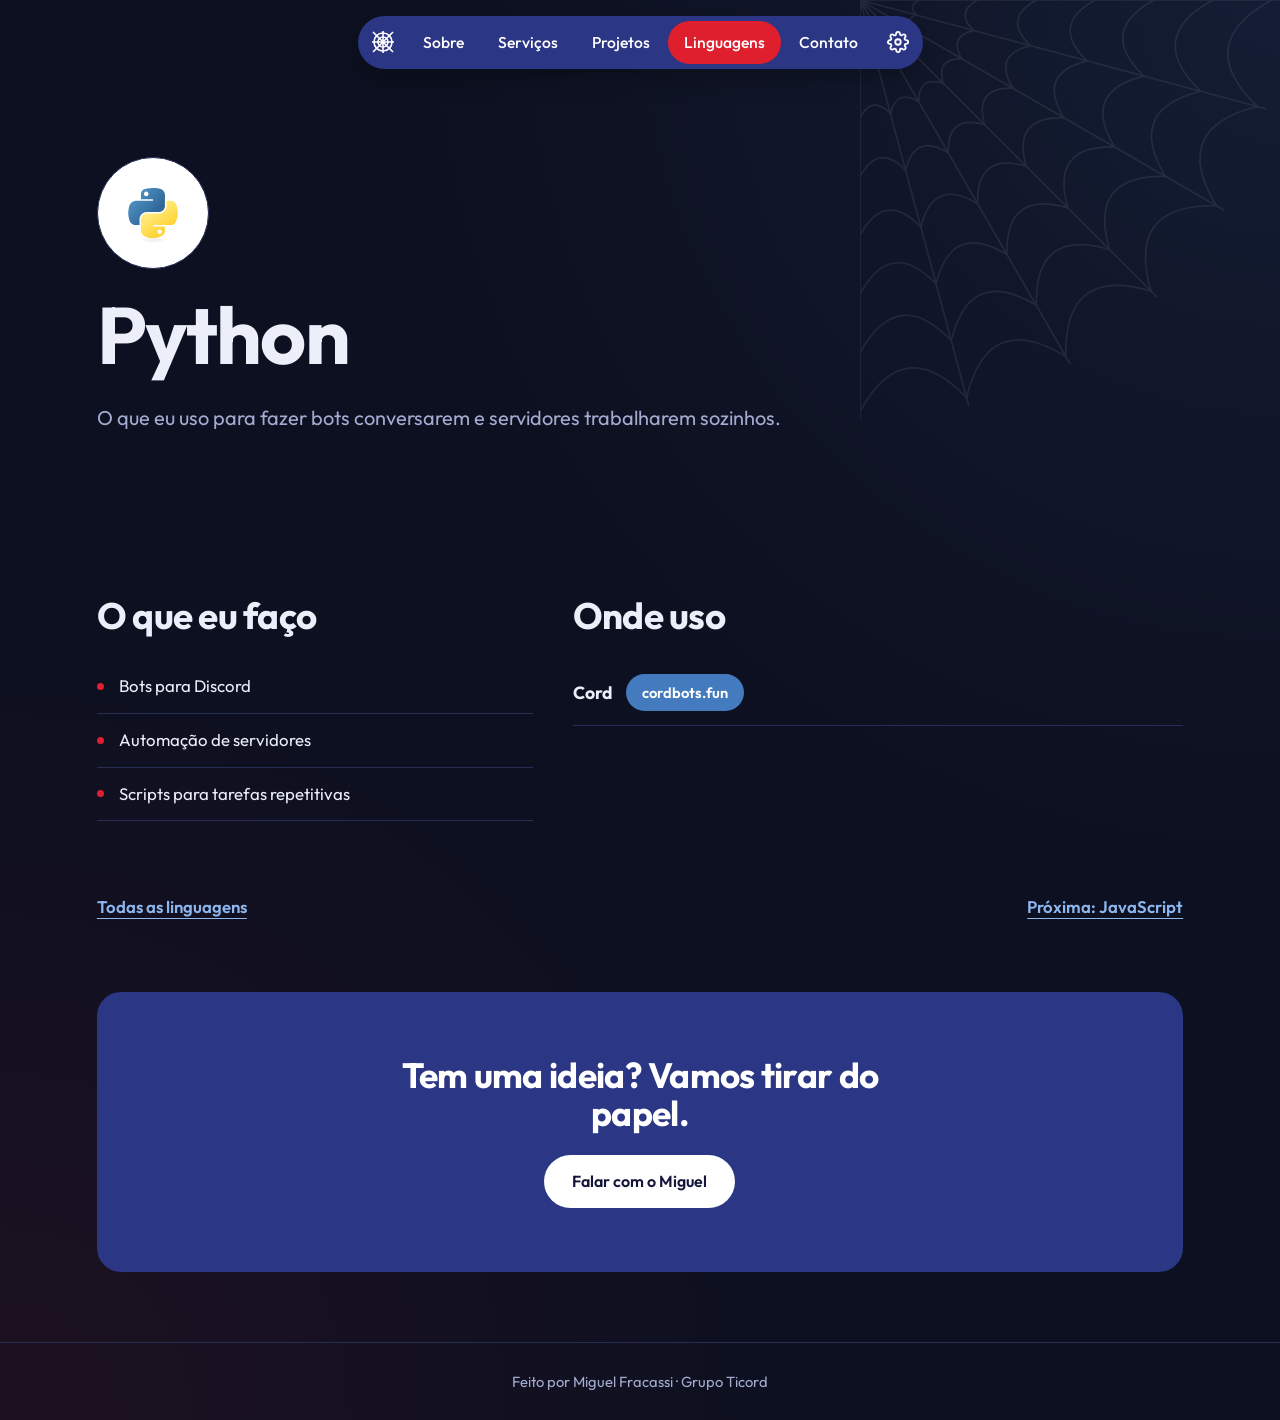
<file: portfolio/python.html>
<!doctype html><html lang="pt-BR" data-theme="dark"><head><meta charset="utf-8"><meta name="viewport" content="width=device-width,initial-scale=1"><title>Python</title><meta name="description" content="Portfólio de Miguel Fracassi: programação em Python, JavaScript e HTML, server builder e marketing."><meta name="color-scheme" content="dark light">
<link rel="icon" type="image/png" href="favicon.png">
<script>try{var t=localStorage.getItem("mf-theme");if(t)document.documentElement.dataset.theme=t}catch(e){}</script>
<link rel="preconnect" href="https://fonts.googleapis.com"><link rel="preconnect" href="https://fonts.gstatic.com" crossorigin><link href="https://fonts.googleapis.com/css2?family=Outfit:wght@400;500;600;700&display=swap" rel="stylesheet"><link rel="stylesheet" href="style.css"><script defer src="script.js"></script></head><body data-title-en="Python | Miguel Fracassi" data-title-pt="Python | Miguel Fracassi">
<header class="nav-wrap"><nav class="nav" aria-label="Principal"><a class="brand" href="index.html" aria-label="Início"><svg viewBox="0 0 24 24" width="24" height="24" fill="none" stroke="currentColor" stroke-width="1.6" aria-hidden="true"><path d="M12 12L2 2M12 12V1M12 12L22 2M12 12h11M12 12l10 10M12 12v11M12 12L2 22M12 12H1"/><circle cx="12" cy="12" r="5"/><circle cx="12" cy="12" r="9"/></svg></a><div class="links"><a href="sobre.html" data-en="About">Sobre</a><a href="servicos.html" data-en="Services">Serviços</a><a href="projetos.html" data-en="Projects">Projetos</a><a class="on" href="linguagens.html" data-en="Languages">Linguagens</a><a href="contato.html" data-en="Contact">Contato</a></div>
<div class="gear-wrap"><button class="gear" id="gearBtn" aria-label="Configurações" aria-expanded="false" aria-controls="cfg"><svg viewBox="0 0 24 24" width="22" height="22" fill="none" stroke="currentColor" stroke-width="2" stroke-linecap="round" stroke-linejoin="round" aria-hidden="true"><circle cx="12" cy="12" r="3"/><path d="M19.4 15a1.65 1.65 0 0 0 .33 1.82l.06.06a2 2 0 0 1 0 2.83 2 2 0 0 1-2.83 0l-.06-.06a1.65 1.65 0 0 0-1.82-.33 1.65 1.65 0 0 0-1 1.51V21a2 2 0 0 1-2 2 2 2 0 0 1-2-2v-.09A1.65 1.65 0 0 0 9 19.4a1.65 1.65 0 0 0-1.82.33l-.06.06a2 2 0 0 1-2.83 0 2 2 0 0 1 0-2.83l.06-.06a1.65 1.65 0 0 0 .33-1.82 1.65 1.65 0 0 0-1.51-1H3a2 2 0 0 1-2-2 2 2 0 0 1 2-2h.09A1.65 1.65 0 0 0 4.6 9a1.65 1.65 0 0 0-.33-1.82l-.06-.06a2 2 0 0 1 0-2.83 2 2 0 0 1 2.83 0l.06.06a1.65 1.65 0 0 0 1.82.33H9a1.65 1.65 0 0 0 1-1.51V3a2 2 0 0 1 2-2 2 2 0 0 1 2 2v.09a1.65 1.65 0 0 0 1 1.51 1.65 1.65 0 0 0 1.82-.33l.06-.06a2 2 0 0 1 2.83 0 2 2 0 0 1 0 2.83l-.06.06a1.65 1.65 0 0 0-.33 1.82V9a1.65 1.65 0 0 0 1.51 1H21a2 2 0 0 1 2 2 2 2 0 0 1-2 2h-.09a1.65 1.65 0 0 0-1.51 1z"/></svg></button>
<div class="cfg" id="cfg" hidden><p data-en="Language">Idioma</p><div class="seg"><button data-lang="pt">Português</button><button data-lang="en">English</button></div><p data-en="Theme">Tema</p><div class="seg"><button data-theme="dark" data-en="Dark">Escuro</button><button data-theme="light" data-en="Light">Claro</button></div></div></div></nav></header><main><section class="langhero c2"><div class="hero-in"><span class="badge big"><img src="img/python.svg" alt="Logo Python"></span><h1>Python</h1><p class="lead" data-en="What I use to make bots talk and servers run on their own.">O que eu uso para fazer bots conversarem e servidores trabalharem sozinhos.</p></div></section>
<section class="sec split"><div><h2 data-en="What I do">O que eu faço</h2><ul class="ticks"><li data-en="Discord bots">Bots para Discord</li><li data-en="Server automation">Automação de servidores</li><li data-en="Scripts for repetitive tasks">Scripts para tarefas repetitivas</li></ul></div><div><h2 data-en="Where I use it">Onde uso</h2><ul class="used"><li><b>Cord</b> <a class="btn sm" href="https://cordbots.fun" target="_blank" rel="noopener">cordbots.fun</a></li></ul></div></section>
<section class="sec pager"><a class="textlink" href="linguagens.html" data-en="All languages">Todas as linguagens</a><a class="textlink" href="javascript.html"><span data-en="Next:">Próxima:</span> JavaScript</a></section><section class="band"><h2 data-en="Got an idea? Let’s make it real.">Tem uma ideia? Vamos tirar do papel.</h2><a class="btn big" href="contato.html" data-en="Talk to Miguel">Falar com o Miguel</a></section></main>
<footer class="foot"><p data-en="Made by Miguel Fracassi · Grupo Ticord">Feito por Miguel Fracassi · Grupo Ticord</p></footer></body></html>
</file>
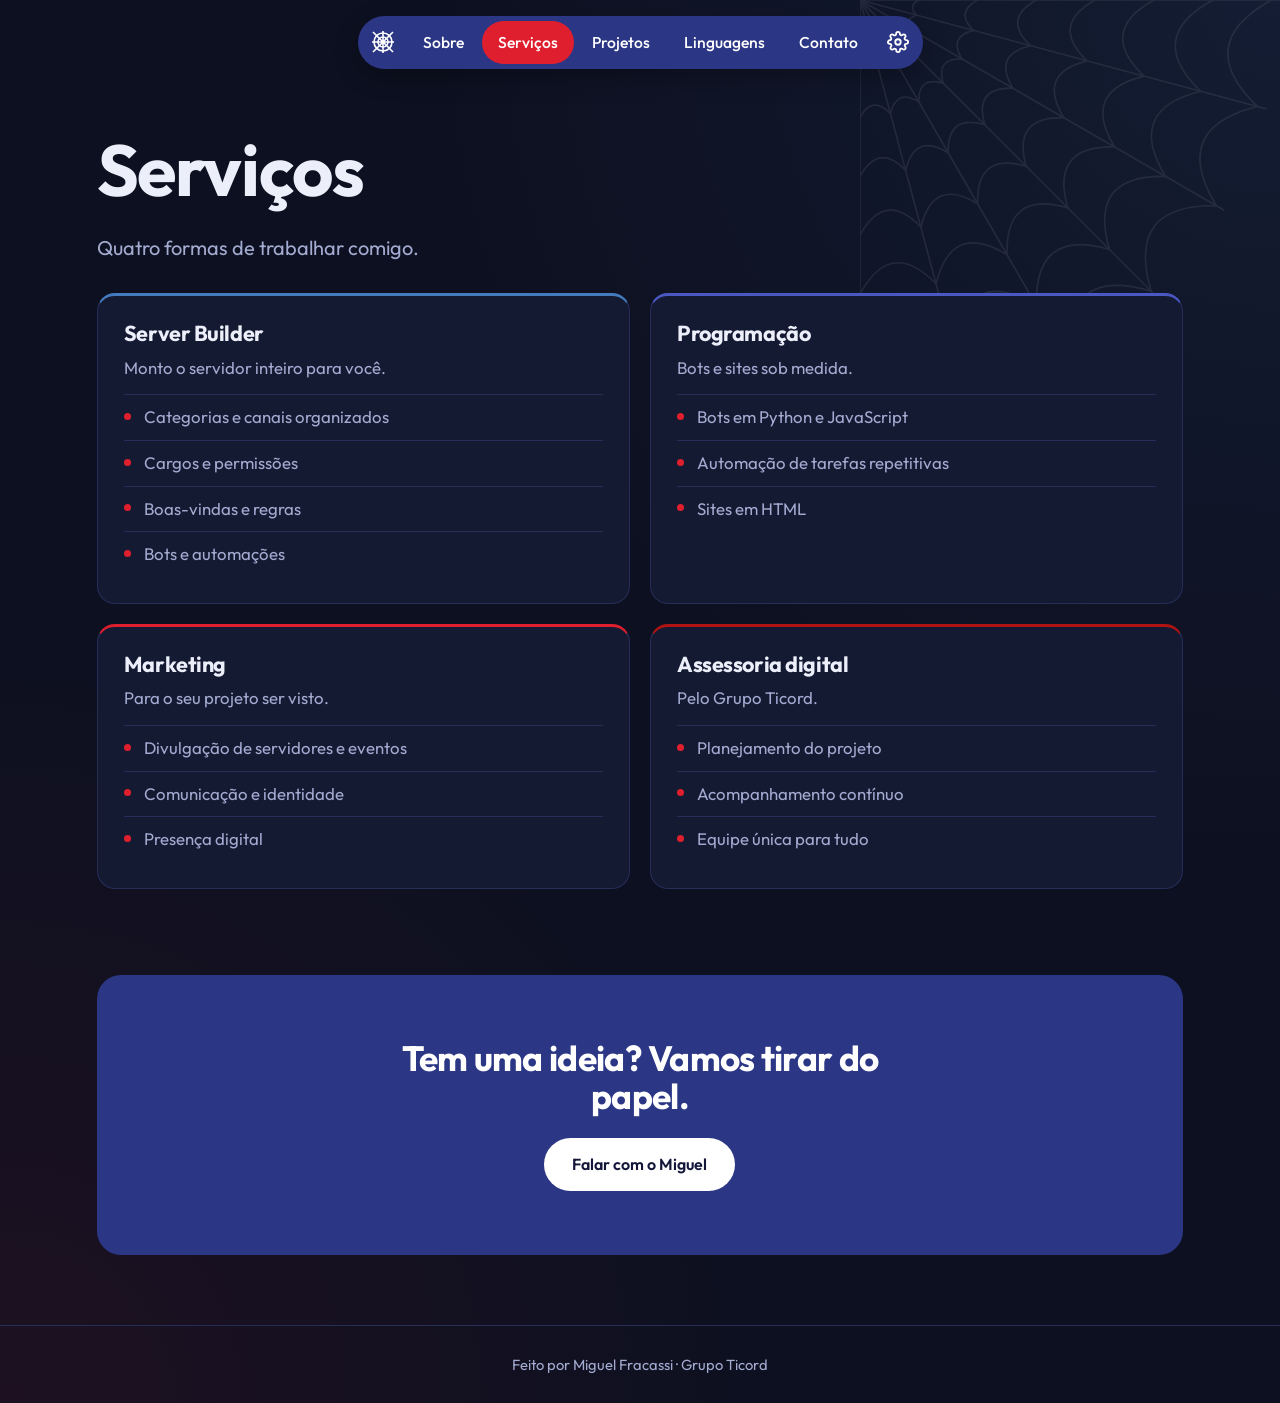
<file: portfolio/services.html>
<!doctype html><html lang="pt-BR" data-theme="dark"><head><meta charset="utf-8"><meta name="viewport" content="width=device-width,initial-scale=1"><title>Serviços</title><meta name="description" content="Portfólio de Miguel Fracassi: programação em Python, JavaScript e HTML, server builder e marketing."><meta name="color-scheme" content="dark light">
<link rel="icon" type="image/png" href="favicon.png">
<script>try{var t=localStorage.getItem("mf-theme");if(t)document.documentElement.dataset.theme=t}catch(e){}</script>
<link rel="preconnect" href="https://fonts.googleapis.com"><link rel="preconnect" href="https://fonts.gstatic.com" crossorigin><link href="https://fonts.googleapis.com/css2?family=Outfit:wght@400;500;600;700&display=swap" rel="stylesheet"><link rel="stylesheet" href="style.css"><script defer src="script.js"></script></head><body data-title-en="Services | Miguel Fracassi" data-title-pt="Serviços | Miguel Fracassi">
<header class="nav-wrap"><nav class="nav" aria-label="Principal"><a class="brand" href="index.html" aria-label="Início"><svg viewBox="0 0 24 24" width="24" height="24" fill="none" stroke="currentColor" stroke-width="1.6" aria-hidden="true"><path d="M12 12L2 2M12 12V1M12 12L22 2M12 12h11M12 12l10 10M12 12v11M12 12L2 22M12 12H1"/><circle cx="12" cy="12" r="5"/><circle cx="12" cy="12" r="9"/></svg></a><div class="links"><a href="sobre.html" data-en="About">Sobre</a><a class="on" href="servicos.html" data-en="Services">Serviços</a><a href="projetos.html" data-en="Projects">Projetos</a><a href="linguagens.html" data-en="Languages">Linguagens</a><a href="contato.html" data-en="Contact">Contato</a></div>
<div class="gear-wrap"><button class="gear" id="gearBtn" aria-label="Configurações" aria-expanded="false" aria-controls="cfg"><svg viewBox="0 0 24 24" width="22" height="22" fill="none" stroke="currentColor" stroke-width="2" stroke-linecap="round" stroke-linejoin="round" aria-hidden="true"><circle cx="12" cy="12" r="3"/><path d="M19.4 15a1.65 1.65 0 0 0 .33 1.82l.06.06a2 2 0 0 1 0 2.83 2 2 0 0 1-2.83 0l-.06-.06a1.65 1.65 0 0 0-1.82-.33 1.65 1.65 0 0 0-1 1.51V21a2 2 0 0 1-2 2 2 2 0 0 1-2-2v-.09A1.65 1.65 0 0 0 9 19.4a1.65 1.65 0 0 0-1.82.33l-.06.06a2 2 0 0 1-2.83 0 2 2 0 0 1 0-2.83l.06-.06a1.65 1.65 0 0 0 .33-1.82 1.65 1.65 0 0 0-1.51-1H3a2 2 0 0 1-2-2 2 2 0 0 1 2-2h.09A1.65 1.65 0 0 0 4.6 9a1.65 1.65 0 0 0-.33-1.82l-.06-.06a2 2 0 0 1 0-2.83 2 2 0 0 1 2.83 0l.06.06a1.65 1.65 0 0 0 1.82.33H9a1.65 1.65 0 0 0 1-1.51V3a2 2 0 0 1 2-2 2 2 0 0 1 2 2v.09a1.65 1.65 0 0 0 1 1.51 1.65 1.65 0 0 0 1.82-.33l.06-.06a2 2 0 0 1 2.83 0 2 2 0 0 1 0 2.83l-.06.06a1.65 1.65 0 0 0-.33 1.82V9a1.65 1.65 0 0 0 1.51 1H21a2 2 0 0 1 2 2 2 2 0 0 1-2 2h-.09a1.65 1.65 0 0 0-1.51 1z"/></svg></button>
<div class="cfg" id="cfg" hidden><p data-en="Language">Idioma</p><div class="seg"><button data-lang="pt">Português</button><button data-lang="en">English</button></div><p data-en="Theme">Tema</p><div class="seg"><button data-theme="dark" data-en="Dark">Escuro</button><button data-theme="light" data-en="Light">Claro</button></div></div></div></nav></header><main><section class="sec top"><h1 class="h1s" data-en="Services">Serviços</h1><p class="lead" data-en="Four ways to work with me.">Quatro formas de trabalhar comigo.</p><div class="grid2">
<article class="panel c3"><h3 data-en="Server Builder">Server Builder</h3><p data-en="I build the whole server for you.">Monto o servidor inteiro para você.</p><ul><li data-en="Organized categories and channels">Categorias e canais organizados</li><li data-en="Roles and permissions">Cargos e permissões</li><li data-en="Welcome and rules">Boas-vindas e regras</li><li data-en="Bots and automation">Bots e automações</li></ul></article>
<article class="panel c2"><h3 data-en="Programming">Programação</h3><p data-en="Custom bots and websites.">Bots e sites sob medida.</p><ul><li data-en="Bots in Python and JavaScript">Bots em Python e JavaScript</li><li data-en="Automation of repetitive tasks">Automação de tarefas repetitivas</li><li data-en="Websites in HTML">Sites em HTML</li></ul></article>
<article class="panel c1"><h3 data-en="Marketing">Marketing</h3><p data-en="So your project gets seen.">Para o seu projeto ser visto.</p><ul><li data-en="Server and event promotion">Divulgação de servidores e eventos</li><li data-en="Communication and identity">Comunicação e identidade</li><li data-en="Digital presence">Presença digital</li></ul></article>
<article class="panel c4"><h3 data-en="Digital advisory">Assessoria digital</h3><p data-en="Through Grupo Ticord.">Pelo Grupo Ticord.</p><ul><li data-en="Project planning">Planejamento do projeto</li><li data-en="Ongoing support">Acompanhamento contínuo</li><li data-en="One team for everything">Equipe única para tudo</li></ul></article>
</div></section><section class="band"><h2 data-en="Got an idea? Let’s make it real.">Tem uma ideia? Vamos tirar do papel.</h2><a class="btn big" href="contato.html" data-en="Talk to Miguel">Falar com o Miguel</a></section></main>
<footer class="foot"><p data-en="Made by Miguel Fracassi · Grupo Ticord">Feito por Miguel Fracassi · Grupo Ticord</p></footer></body></html>
</file>
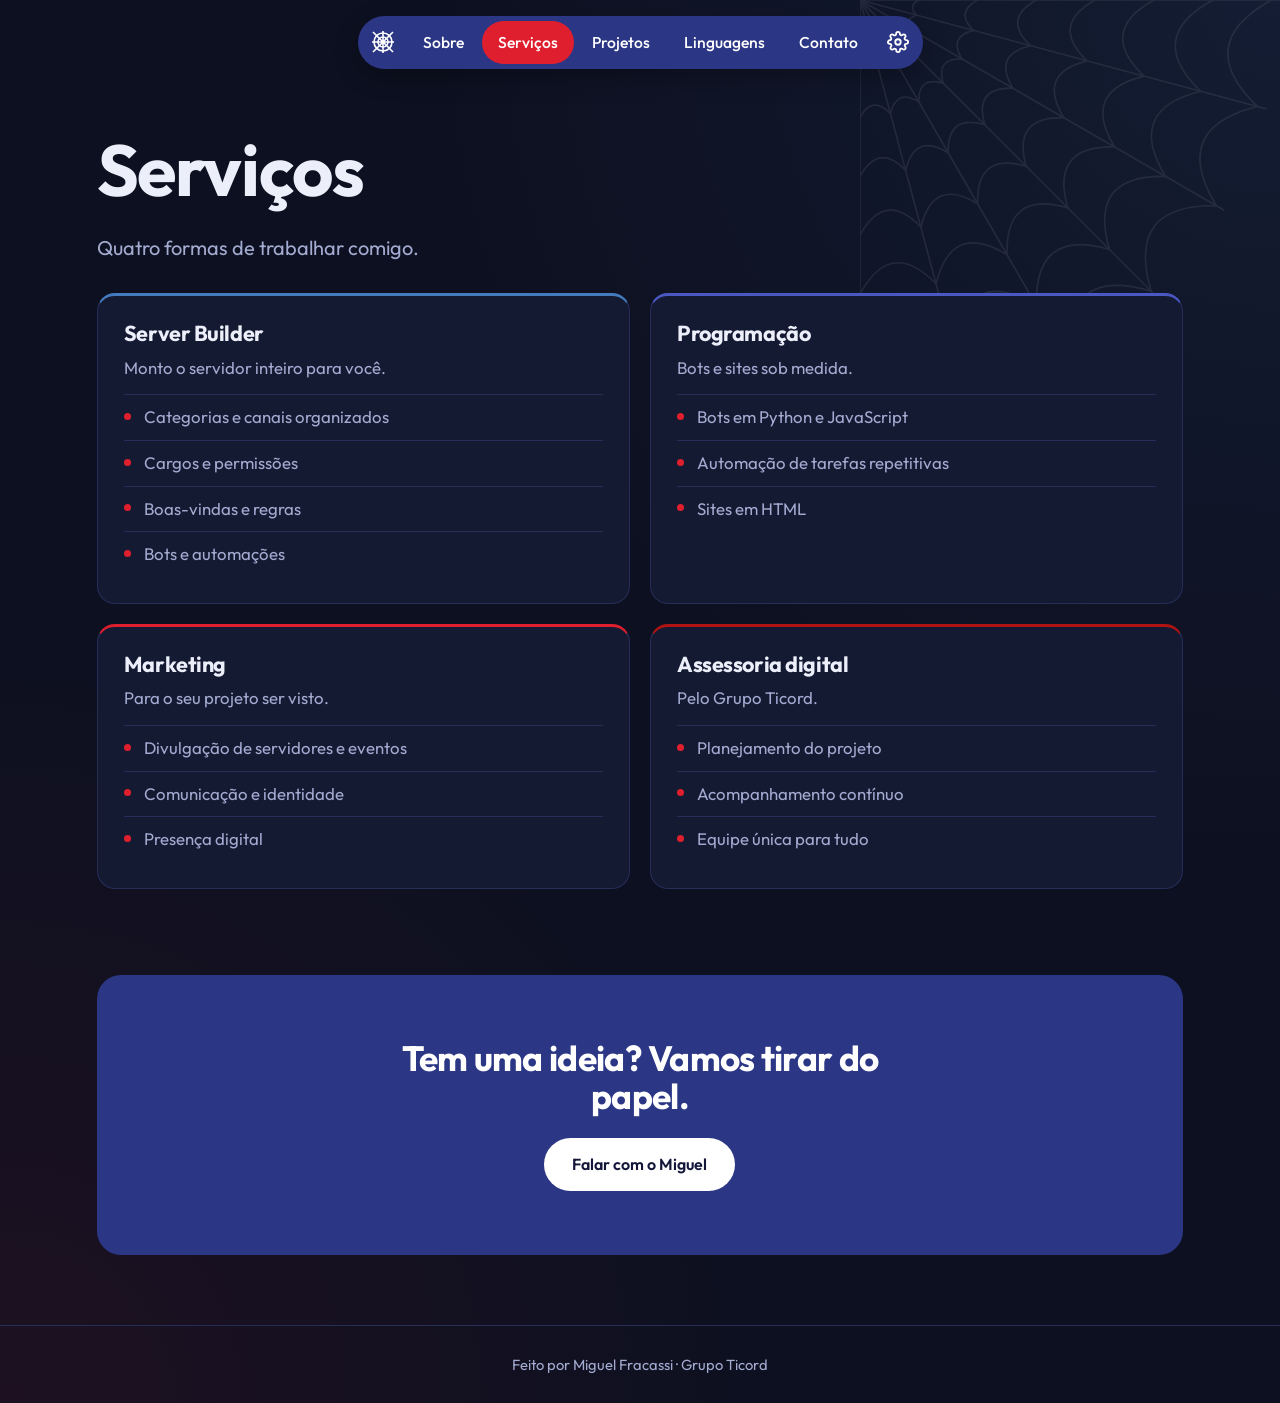
<file: portfolio/servicos.html>
<!doctype html><html lang="pt-BR" data-theme="dark"><head><meta charset="utf-8"><meta name="viewport" content="width=device-width,initial-scale=1"><title>Serviços</title><meta name="description" content="Portfólio de Miguel Fracassi: programação em Python, JavaScript e HTML, server builder e marketing."><meta name="color-scheme" content="dark light">
<link rel="icon" type="image/png" href="favicon.png">
<script>try{var t=localStorage.getItem("mf-theme");if(t)document.documentElement.dataset.theme=t}catch(e){}</script>
<link rel="preconnect" href="https://fonts.googleapis.com"><link rel="preconnect" href="https://fonts.gstatic.com" crossorigin><link href="https://fonts.googleapis.com/css2?family=Outfit:wght@400;500;600;700&display=swap" rel="stylesheet"><link rel="stylesheet" href="style.css"><script defer src="script.js"></script></head><body data-title-en="Services | Miguel Fracassi" data-title-pt="Serviços | Miguel Fracassi">
<header class="nav-wrap"><nav class="nav" aria-label="Principal"><a class="brand" href="index.html" aria-label="Início"><svg viewBox="0 0 24 24" width="24" height="24" fill="none" stroke="currentColor" stroke-width="1.6" aria-hidden="true"><path d="M12 12L2 2M12 12V1M12 12L22 2M12 12h11M12 12l10 10M12 12v11M12 12L2 22M12 12H1"/><circle cx="12" cy="12" r="5"/><circle cx="12" cy="12" r="9"/></svg></a><div class="links"><a href="sobre.html" data-en="About">Sobre</a><a class="on" href="servicos.html" data-en="Services">Serviços</a><a href="projetos.html" data-en="Projects">Projetos</a><a href="linguagens.html" data-en="Languages">Linguagens</a><a href="contato.html" data-en="Contact">Contato</a></div>
<div class="gear-wrap"><button class="gear" id="gearBtn" aria-label="Configurações" aria-expanded="false" aria-controls="cfg"><svg viewBox="0 0 24 24" width="22" height="22" fill="none" stroke="currentColor" stroke-width="2" stroke-linecap="round" stroke-linejoin="round" aria-hidden="true"><circle cx="12" cy="12" r="3"/><path d="M19.4 15a1.65 1.65 0 0 0 .33 1.82l.06.06a2 2 0 0 1 0 2.83 2 2 0 0 1-2.83 0l-.06-.06a1.65 1.65 0 0 0-1.82-.33 1.65 1.65 0 0 0-1 1.51V21a2 2 0 0 1-2 2 2 2 0 0 1-2-2v-.09A1.65 1.65 0 0 0 9 19.4a1.65 1.65 0 0 0-1.82.33l-.06.06a2 2 0 0 1-2.83 0 2 2 0 0 1 0-2.83l.06-.06a1.65 1.65 0 0 0 .33-1.82 1.65 1.65 0 0 0-1.51-1H3a2 2 0 0 1-2-2 2 2 0 0 1 2-2h.09A1.65 1.65 0 0 0 4.6 9a1.65 1.65 0 0 0-.33-1.82l-.06-.06a2 2 0 0 1 0-2.83 2 2 0 0 1 2.83 0l.06.06a1.65 1.65 0 0 0 1.82.33H9a1.65 1.65 0 0 0 1-1.51V3a2 2 0 0 1 2-2 2 2 0 0 1 2 2v.09a1.65 1.65 0 0 0 1 1.51 1.65 1.65 0 0 0 1.82-.33l.06-.06a2 2 0 0 1 2.83 0 2 2 0 0 1 0 2.83l-.06.06a1.65 1.65 0 0 0-.33 1.82V9a1.65 1.65 0 0 0 1.51 1H21a2 2 0 0 1 2 2 2 2 0 0 1-2 2h-.09a1.65 1.65 0 0 0-1.51 1z"/></svg></button>
<div class="cfg" id="cfg" hidden><p data-en="Language">Idioma</p><div class="seg"><button data-lang="pt">Português</button><button data-lang="en">English</button></div><p data-en="Theme">Tema</p><div class="seg"><button data-theme="dark" data-en="Dark">Escuro</button><button data-theme="light" data-en="Light">Claro</button></div></div></div></nav></header><main><section class="sec top"><h1 class="h1s" data-en="Services">Serviços</h1><p class="lead" data-en="Four ways to work with me.">Quatro formas de trabalhar comigo.</p><div class="grid2">
<article class="panel c3"><h3 data-en="Server Builder">Server Builder</h3><p data-en="I build the whole server for you.">Monto o servidor inteiro para você.</p><ul><li data-en="Organized categories and channels">Categorias e canais organizados</li><li data-en="Roles and permissions">Cargos e permissões</li><li data-en="Welcome and rules">Boas-vindas e regras</li><li data-en="Bots and automation">Bots e automações</li></ul></article>
<article class="panel c2"><h3 data-en="Programming">Programação</h3><p data-en="Custom bots and websites.">Bots e sites sob medida.</p><ul><li data-en="Bots in Python and JavaScript">Bots em Python e JavaScript</li><li data-en="Automation of repetitive tasks">Automação de tarefas repetitivas</li><li data-en="Websites in HTML">Sites em HTML</li></ul></article>
<article class="panel c1"><h3 data-en="Marketing">Marketing</h3><p data-en="So your project gets seen.">Para o seu projeto ser visto.</p><ul><li data-en="Server and event promotion">Divulgação de servidores e eventos</li><li data-en="Communication and identity">Comunicação e identidade</li><li data-en="Digital presence">Presença digital</li></ul></article>
<article class="panel c4"><h3 data-en="Digital advisory">Assessoria digital</h3><p data-en="Through Grupo Ticord.">Pelo Grupo Ticord.</p><ul><li data-en="Project planning">Planejamento do projeto</li><li data-en="Ongoing support">Acompanhamento contínuo</li><li data-en="One team for everything">Equipe única para tudo</li></ul></article>
</div></section><section class="band"><h2 data-en="Got an idea? Let’s make it real.">Tem uma ideia? Vamos tirar do papel.</h2><a class="btn big" href="contato.html" data-en="Talk to Miguel">Falar com o Miguel</a></section></main>
<footer class="foot"><p data-en="Made by Miguel Fracassi · Grupo Ticord">Feito por Miguel Fracassi · Grupo Ticord</p></footer></body></html>
</file>
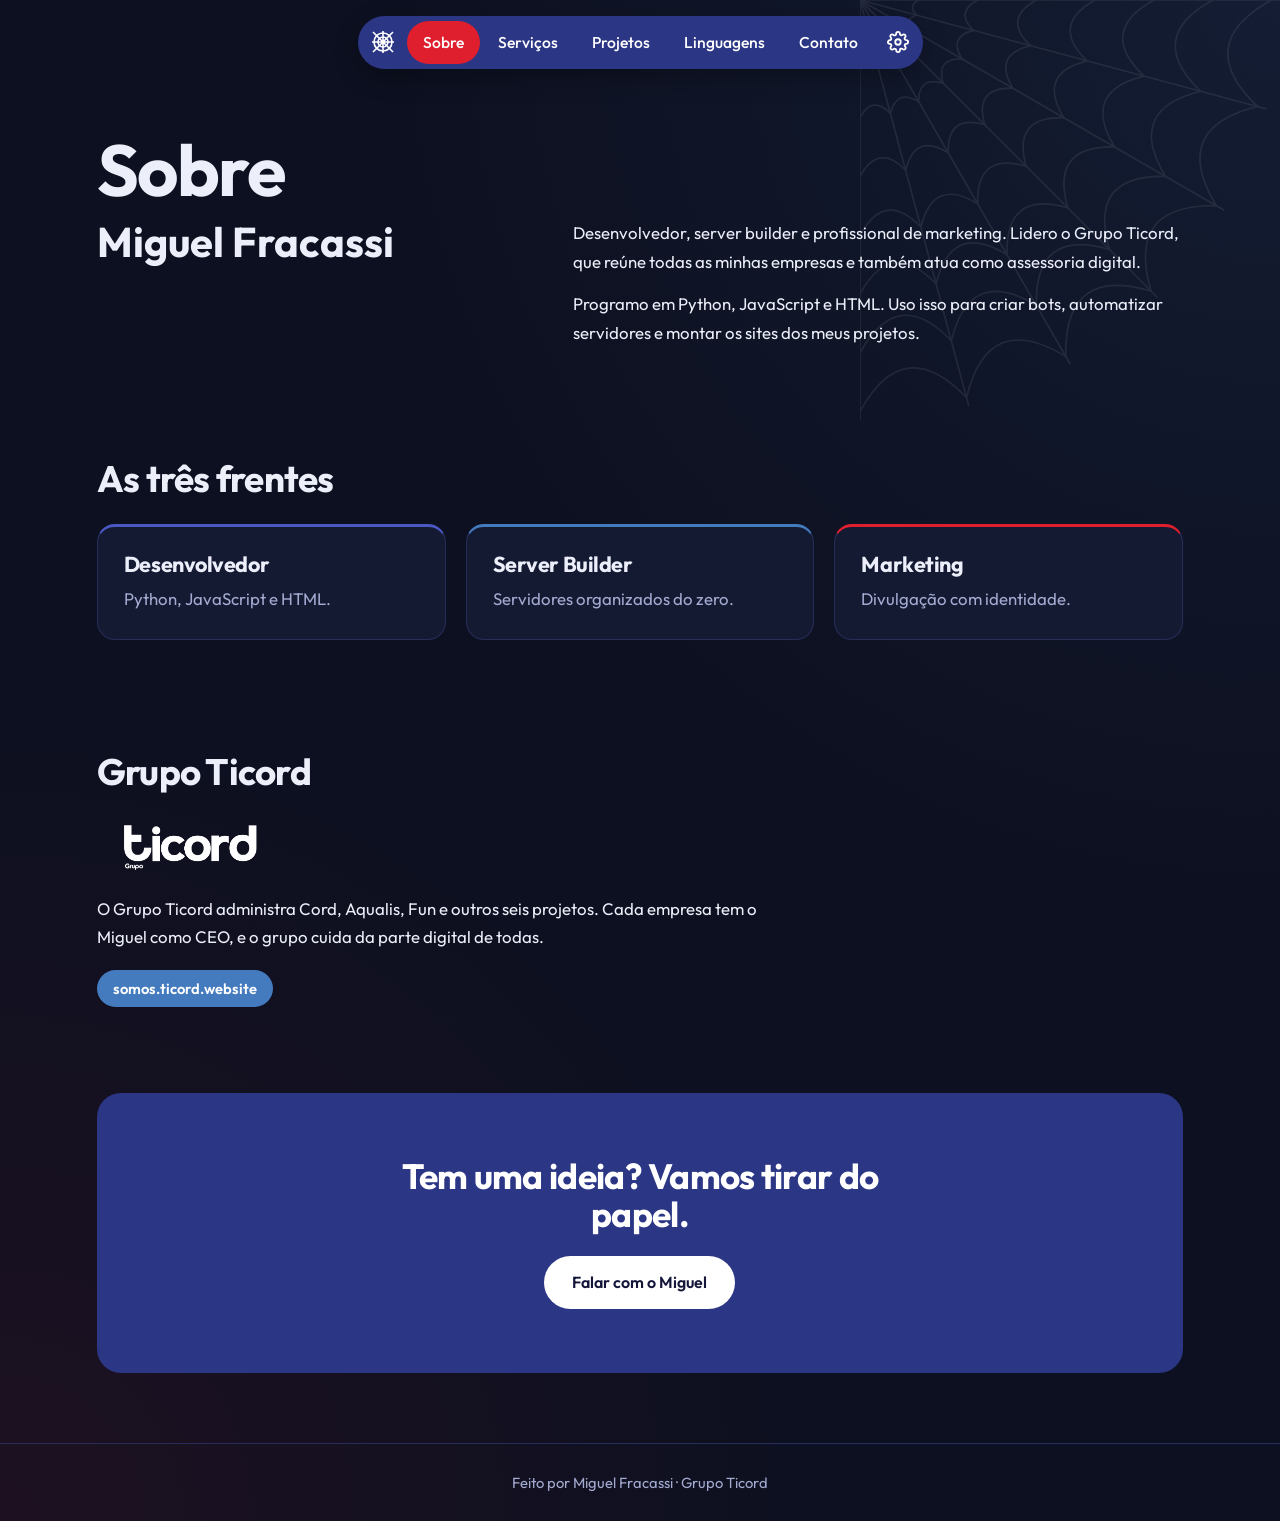
<file: portfolio/sobre.html>
<!doctype html><html lang="pt-BR" data-theme="dark"><head><meta charset="utf-8"><meta name="viewport" content="width=device-width,initial-scale=1"><title>Sobre</title><meta name="description" content="Portfólio de Miguel Fracassi: programação em Python, JavaScript e HTML, server builder e marketing."><meta name="color-scheme" content="dark light">
<link rel="icon" type="image/png" href="favicon.png">
<script>try{var t=localStorage.getItem("mf-theme");if(t)document.documentElement.dataset.theme=t}catch(e){}</script>
<link rel="preconnect" href="https://fonts.googleapis.com"><link rel="preconnect" href="https://fonts.gstatic.com" crossorigin><link href="https://fonts.googleapis.com/css2?family=Outfit:wght@400;500;600;700&display=swap" rel="stylesheet"><link rel="stylesheet" href="style.css"><script defer src="script.js"></script></head><body data-title-en="About | Miguel Fracassi" data-title-pt="Sobre | Miguel Fracassi">
<header class="nav-wrap"><nav class="nav" aria-label="Principal"><a class="brand" href="index.html" aria-label="Início"><svg viewBox="0 0 24 24" width="24" height="24" fill="none" stroke="currentColor" stroke-width="1.6" aria-hidden="true"><path d="M12 12L2 2M12 12V1M12 12L22 2M12 12h11M12 12l10 10M12 12v11M12 12L2 22M12 12H1"/><circle cx="12" cy="12" r="5"/><circle cx="12" cy="12" r="9"/></svg></a><div class="links"><a class="on" href="sobre.html" data-en="About">Sobre</a><a href="servicos.html" data-en="Services">Serviços</a><a href="projetos.html" data-en="Projects">Projetos</a><a href="linguagens.html" data-en="Languages">Linguagens</a><a href="contato.html" data-en="Contact">Contato</a></div>
<div class="gear-wrap"><button class="gear" id="gearBtn" aria-label="Configurações" aria-expanded="false" aria-controls="cfg"><svg viewBox="0 0 24 24" width="22" height="22" fill="none" stroke="currentColor" stroke-width="2" stroke-linecap="round" stroke-linejoin="round" aria-hidden="true"><circle cx="12" cy="12" r="3"/><path d="M19.4 15a1.65 1.65 0 0 0 .33 1.82l.06.06a2 2 0 0 1 0 2.83 2 2 0 0 1-2.83 0l-.06-.06a1.65 1.65 0 0 0-1.82-.33 1.65 1.65 0 0 0-1 1.51V21a2 2 0 0 1-2 2 2 2 0 0 1-2-2v-.09A1.65 1.65 0 0 0 9 19.4a1.65 1.65 0 0 0-1.82.33l-.06.06a2 2 0 0 1-2.83 0 2 2 0 0 1 0-2.83l.06-.06a1.65 1.65 0 0 0 .33-1.82 1.65 1.65 0 0 0-1.51-1H3a2 2 0 0 1-2-2 2 2 0 0 1 2-2h.09A1.65 1.65 0 0 0 4.6 9a1.65 1.65 0 0 0-.33-1.82l-.06-.06a2 2 0 0 1 0-2.83 2 2 0 0 1 2.83 0l.06.06a1.65 1.65 0 0 0 1.82.33H9a1.65 1.65 0 0 0 1-1.51V3a2 2 0 0 1 2-2 2 2 0 0 1 2 2v.09a1.65 1.65 0 0 0 1 1.51 1.65 1.65 0 0 0 1.82-.33l.06-.06a2 2 0 0 1 2.83 0 2 2 0 0 1 0 2.83l-.06.06a1.65 1.65 0 0 0-.33 1.82V9a1.65 1.65 0 0 0 1.51 1H21a2 2 0 0 1 2 2 2 2 0 0 1-2 2h-.09a1.65 1.65 0 0 0-1.51 1z"/></svg></button>
<div class="cfg" id="cfg" hidden><p data-en="Language">Idioma</p><div class="seg"><button data-lang="pt">Português</button><button data-lang="en">English</button></div><p data-en="Theme">Tema</p><div class="seg"><button data-theme="dark" data-en="Dark">Escuro</button><button data-theme="light" data-en="Light">Claro</button></div></div></div></nav></header><main><section class="sec top"><h1 class="h1s" data-en="About">Sobre</h1>
<div class="split"><div><p class="big" data-en="Miguel Fracassi">Miguel Fracassi</p></div><div><p data-en="Developer, server builder and marketer. I lead Grupo Ticord, which brings all my companies together and also works as a digital advisory.">Desenvolvedor, server builder e profissional de marketing. Lidero o Grupo Ticord, que reúne todas as minhas empresas e também atua como assessoria digital.</p><p data-en="I code in Python, JavaScript and HTML. I use them to create bots, automate servers and build my projects’ websites.">Programo em Python, JavaScript e HTML. Uso isso para criar bots, automatizar servidores e montar os sites dos meus projetos.</p></div></div></section>
<section class="sec "><h2 data-en="The three fronts">As três frentes</h2><div class="grid3"><a class="panel c2 link" href="linguagens.html"><h3 data-en="Developer">Desenvolvedor</h3><p data-en="Python, JavaScript and HTML.">Python, JavaScript e HTML.</p></a><a class="panel c3 link" href="servicos.html"><h3 data-en="Server Builder">Server Builder</h3><p data-en="Servers organized from scratch.">Servidores organizados do zero.</p></a><a class="panel c1 link" href="servicos.html"><h3 data-en="Marketing">Marketing</h3><p data-en="Promotion with identity.">Divulgação com identidade.</p></a></div></section>
<section class="sec "><h2 data-en="Grupo Ticord">Grupo Ticord</h2><div class="ticord"><img src="logo-ticord.png" alt="Logo do Grupo Ticord"><p data-en="Grupo Ticord manages Cord, Aqualis, Fun and six more projects. Miguel is CEO of each company, and the group handles the digital side of all of them.">O Grupo Ticord administra Cord, Aqualis, Fun e outros seis projetos. Cada empresa tem o Miguel como CEO, e o grupo cuida da parte digital de todas.</p><a class="btn sm" href="https://somos.ticord.website" target="_blank" rel="noopener">somos.ticord.website</a></div></section>
<section class="band"><h2 data-en="Got an idea? Let’s make it real.">Tem uma ideia? Vamos tirar do papel.</h2><a class="btn big" href="contato.html" data-en="Talk to Miguel">Falar com o Miguel</a></section></main>
<footer class="foot"><p data-en="Made by Miguel Fracassi · Grupo Ticord">Feito por Miguel Fracassi · Grupo Ticord</p></footer></body></html>
</file>
<file: portfolio/style.css>
:root{--red:#df1f2e;--dred:#b11312;--navy:#2b3685;--blue:#447bbe}
:root[data-theme=dark]{--bg:#0d1020;--bg2:#151a33;--fg:#eceffa;--mut:#a3abd0;--ln:#262d57;--link:#8db6ee;--web:none;--logo:brightness(0) invert(1);color-scheme:dark}
:root[data-theme=light]{--bg:#f5f7fc;--bg2:#fff;--fg:#14173a;--mut:#4d5586;--ln:#d9def0;--link:#2b3685;--web:invert(1);--logo:brightness(0);color-scheme:light}
*{box-sizing:border-box;margin:0}
html{scroll-behavior:smooth}
body{font:400 1.05rem/1.7 Outfit,system-ui,sans-serif;color:var(--fg);background:radial-gradient(circle at 100% 0,#447bbe1f,transparent 45%),radial-gradient(circle at 0 100%,#df1f2e14,transparent 40%),var(--bg);transition:background .25s,color .25s}
h1,h2,h3{font-weight:700;letter-spacing:-.02em;line-height:1.1}
a{color:inherit}
:focus-visible{outline:3px solid var(--blue);outline-offset:3px}
p{max-width:62ch}
/* menu */
.nav-wrap{position:fixed;top:16px;left:0;right:0;display:flex;justify-content:center;z-index:20;pointer-events:none;padding:0 10px}
.nav{pointer-events:auto;display:flex;align-items:center;gap:4px;padding:5px;border-radius:999px;background:var(--navy);box-shadow:0 8px 24px #0004;max-width:100%}
.links{display:flex;gap:2px;overflow-x:auto;scrollbar-width:none}.links::-webkit-scrollbar{display:none}
.nav a,.gear{color:#fff;text-decoration:none;white-space:nowrap}
.links a{padding:8px 16px;border-radius:999px;font-weight:500;font-size:.98rem;transition:background .2s}
.links a:hover{background:#ffffff22}
.links a.on{background:var(--red)}
.brand,.gear{width:40px;height:40px;display:grid;place-items:center;border-radius:50%;border:0;background:transparent;cursor:pointer;transition:background .2s}
.brand:hover,.gear:hover{background:#ffffff22}
.gear-wrap{position:relative}
.cfg{position:absolute;right:0;top:calc(100% + 14px);width:250px;padding:16px;border-radius:20px;background:var(--bg2);color:var(--fg);border:1px solid var(--ln);box-shadow:0 16px 40px #0005}
.cfg[hidden]{display:none}
.cfg p{font-weight:600;font-size:.9rem;color:var(--mut);margin:0 0 8px}.cfg p:not(:first-child){margin-top:14px}
.seg{display:flex;padding:3px;border-radius:999px;background:var(--bg);border:1px solid var(--ln)}
.seg button{flex:1;padding:7px;border:0;border-radius:999px;background:transparent;color:inherit;font:inherit;font-size:.92rem;cursor:pointer}
.seg button[aria-pressed=true]{background:var(--navy);color:#fff}
/* hero */
.hero{display:flex;flex-direction:column;gap:40px;padding:150px 6vw 40px;max-width:1240px;margin:auto}
body::before{content:"";position:fixed;top:0;right:0;width:min(38vw,420px);aspect-ratio:1;background:url(web.svg) no-repeat 100% 0/contain;opacity:.08;filter:var(--web);pointer-events:none;z-index:-1}
.hero-in{max-width:760px}
.tag{display:inline-block;color:var(--link);font-weight:600;font-size:.95rem;margin-bottom:14px}
.hero h1{font-size:clamp(2.8rem,8vw,5.6rem)}
.lead{font-size:1.25rem;margin:22px 0 28px;color:var(--mut)}
.cta{display:flex;gap:12px;flex-wrap:wrap}
.btn{display:inline-block;text-decoration:none;color:#fff;background:var(--blue);padding:10px 22px;border-radius:999px;font-weight:600;font-size:1rem;transition:background .2s,transform .15s}
.btn:hover{background:var(--navy);transform:translateY(-1px)}
.btn.big{padding:13px 28px;background:var(--red)}.btn.big:hover{background:var(--dred)}
.btn.ghost{background:transparent;color:var(--fg);box-shadow:inset 0 0 0 2px var(--ln)}.btn.ghost:hover{background:var(--bg2)}
.btn.sm{max-width:100%;overflow-wrap:anywhere;font-size:.92rem;padding:6px 16px;align-self:flex-start;margin-top:auto}
.stats{display:flex;gap:clamp(24px,5vw,56px);flex-wrap:wrap;padding-top:26px;border-top:1px solid var(--ln)}
.stats dt{font-size:2rem;font-weight:700;line-height:1}.stats dd{color:var(--mut);margin:4px 0 0}
/* seções */
.sec{padding:56px 6vw;max-width:1240px;margin:auto}
.sec.top{padding-top:130px}
.sec h2{font-size:clamp(1.6rem,3.5vw,2.3rem);margin-bottom:24px}
.h1s{font-size:clamp(2.6rem,7vw,4.5rem);margin-bottom:10px}
.split{display:grid;grid-template-columns:1fr 1.4fr;gap:40px;align-items:start}
.split .big{font-size:clamp(1.8rem,4vw,2.6rem);font-weight:700;line-height:1.1}
.split p+p{margin-top:14px}
.textlink{display:inline-block;margin-top:16px;font-weight:600;color:var(--link);text-decoration:underline;text-underline-offset:5px}
.more{margin-top:24px}
.grid3{display:grid;grid-template-columns:repeat(auto-fit,minmax(250px,1fr));gap:20px}
.grid2{display:grid;grid-template-columns:repeat(2,minmax(0,1fr));gap:20px;margin-top:22px}
/* cards */
.panel{display:flex;flex-direction:column;gap:8px;padding:26px;border-radius:18px;background:var(--bg2);border:1px solid var(--ln);border-top:3px solid var(--ac,var(--blue));text-decoration:none;color:var(--fg);transition:transform .2s,border-color .2s}
.c1{--ac:var(--red)}.c2{--ac:var(--navy)}.c3{--ac:var(--blue)}.c4{--ac:var(--dred)}.c5{--ac:var(--ln)}
:root[data-theme=dark] .c2{--ac:#4a58c4}
.panel h3{font-size:1.35rem}
.panel p{color:var(--mut)}
a.panel:hover{transform:translateY(-3px);border-color:var(--ac,var(--blue))}
a.panel p{overflow-wrap:anywhere}
.panel.wide{grid-column:1/-1;flex-direction:row;flex-wrap:wrap;align-items:center;gap:14px 32px}
.panel.wide>p:not(.ceo){flex:1 1 280px}
.plogo{height:56px;width:auto;filter:var(--logo)}
.ceo{font-size:.9rem}
.panel ul{list-style:none;padding:0;margin-top:4px}
.panel li,.ticks li{position:relative;padding:8px 0 8px 20px;border-top:1px solid var(--ln);color:var(--mut)}
.panel li::before,.ticks li::before{content:"";position:absolute;left:0;top:1.05em;width:7px;height:7px;border-radius:50%;background:var(--red)}
.badge{display:grid;place-items:center;background:#fff;border-radius:50%;width:64px;height:64px;border:1px solid var(--ln)}
.badge img{width:56%}
.lang .badge{margin-bottom:6px}
/* linguagens */
.langhero{padding:140px 6vw 60px;max-width:1240px;margin:auto;min-height:60svh;display:flex;align-items:center}
.langhero .hero-in{max-width:700px}.langhero h1{font-size:clamp(2.8rem,8vw,5rem);margin-top:6px}
.langhero .lead{color:var(--mut)}
.badge.big{width:112px;height:112px;margin-bottom:22px}
.ticks,.used{list-style:none;padding:0}
.ticks li{color:var(--fg);padding:12px 0 12px 22px;border-top:0;border-bottom:1px solid var(--ln)}.ticks li::before{top:1.35em}
.used li{padding:14px 0;border-bottom:1px solid var(--ln);display:flex;gap:14px;align-items:center;flex-wrap:wrap;font-size:1.1rem}
.used li .btn{margin:0}
.pager{display:flex;justify-content:space-between;padding-top:0;padding-bottom:40px;flex-wrap:wrap;gap:10px}
.ticord{display:flex;flex-direction:column;align-items:flex-start;gap:18px}.ticord img{height:60px;filter:var(--logo)}
/* faixa final */
.band{margin:30px auto 70px;width:calc(min(100%,1240px) - 12vw);background:var(--navy);color:#fff;border-radius:24px;text-align:center;padding:64px 6vw;display:flex;flex-direction:column;align-items:center;gap:22px}
.band h2{font-size:clamp(1.5rem,3.5vw,2.2rem);max-width:22ch;margin:0}
.band .btn.big{background:#fff;color:#14173a}.band .btn.big:hover{background:#e6e9f7}
.foot{text-align:center;padding:26px;border-top:1px solid var(--ln);color:var(--mut);font-size:.92rem}.foot p{margin:auto}
@media(max-width:800px){
.nav-wrap{top:auto;bottom:12px}
.links a{padding:8px 11px;font-size:.92rem}
.cfg{top:auto;bottom:calc(100% + 14px);right:-6px}
.hero{padding-top:70px;min-height:auto}body::before{content:"";position:fixed;top:0;right:0;width:min(38vw,420px);aspect-ratio:1;background:url(web.svg) no-repeat 100% 0/contain;opacity:.08;filter:var(--web);pointer-events:none;z-index:-1}
.split{grid-template-columns:1fr}.sec.top{padding-top:60px}.langhero{padding-top:60px;min-height:auto}
.panel.wide{flex-direction:column;align-items:flex-start}.foot{padding-bottom:90px}}
@media(prefers-reduced-motion:reduce){*{transition:none!important;scroll-behavior:auto!important}}
</file>
